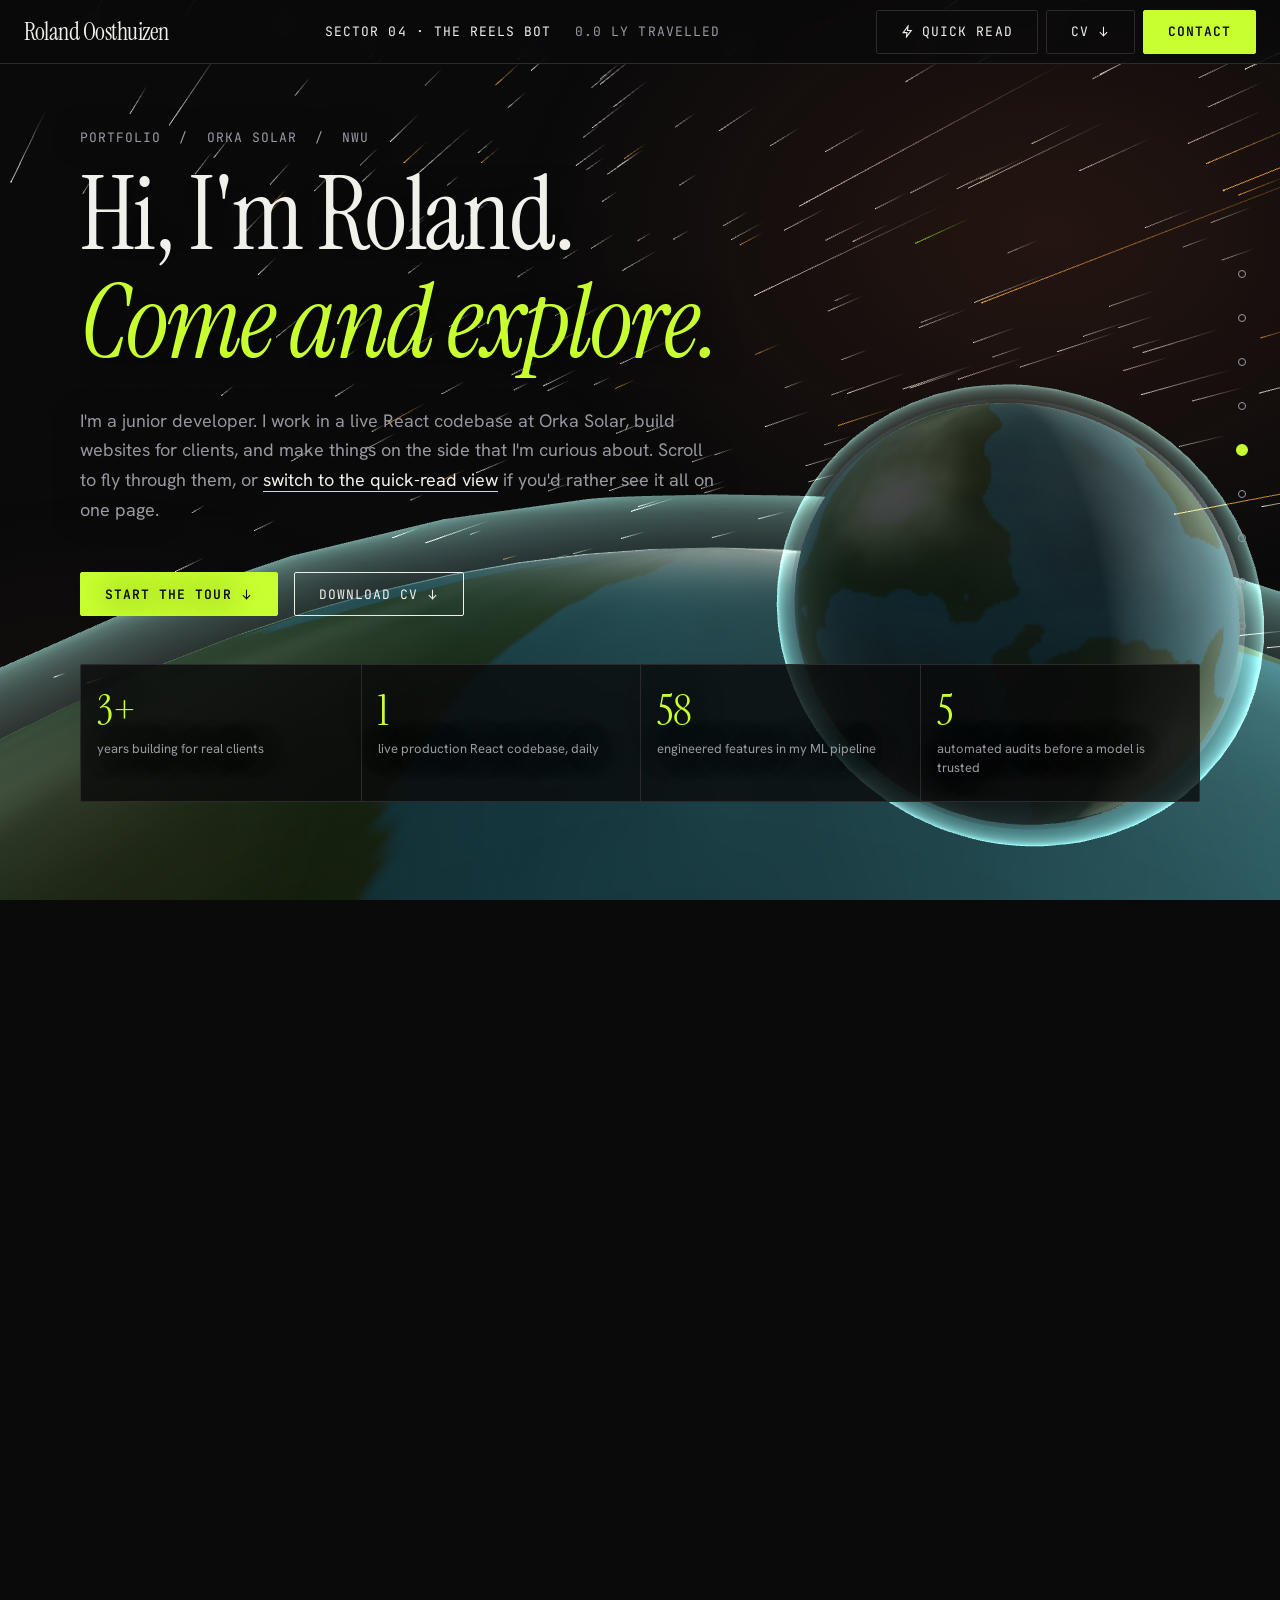
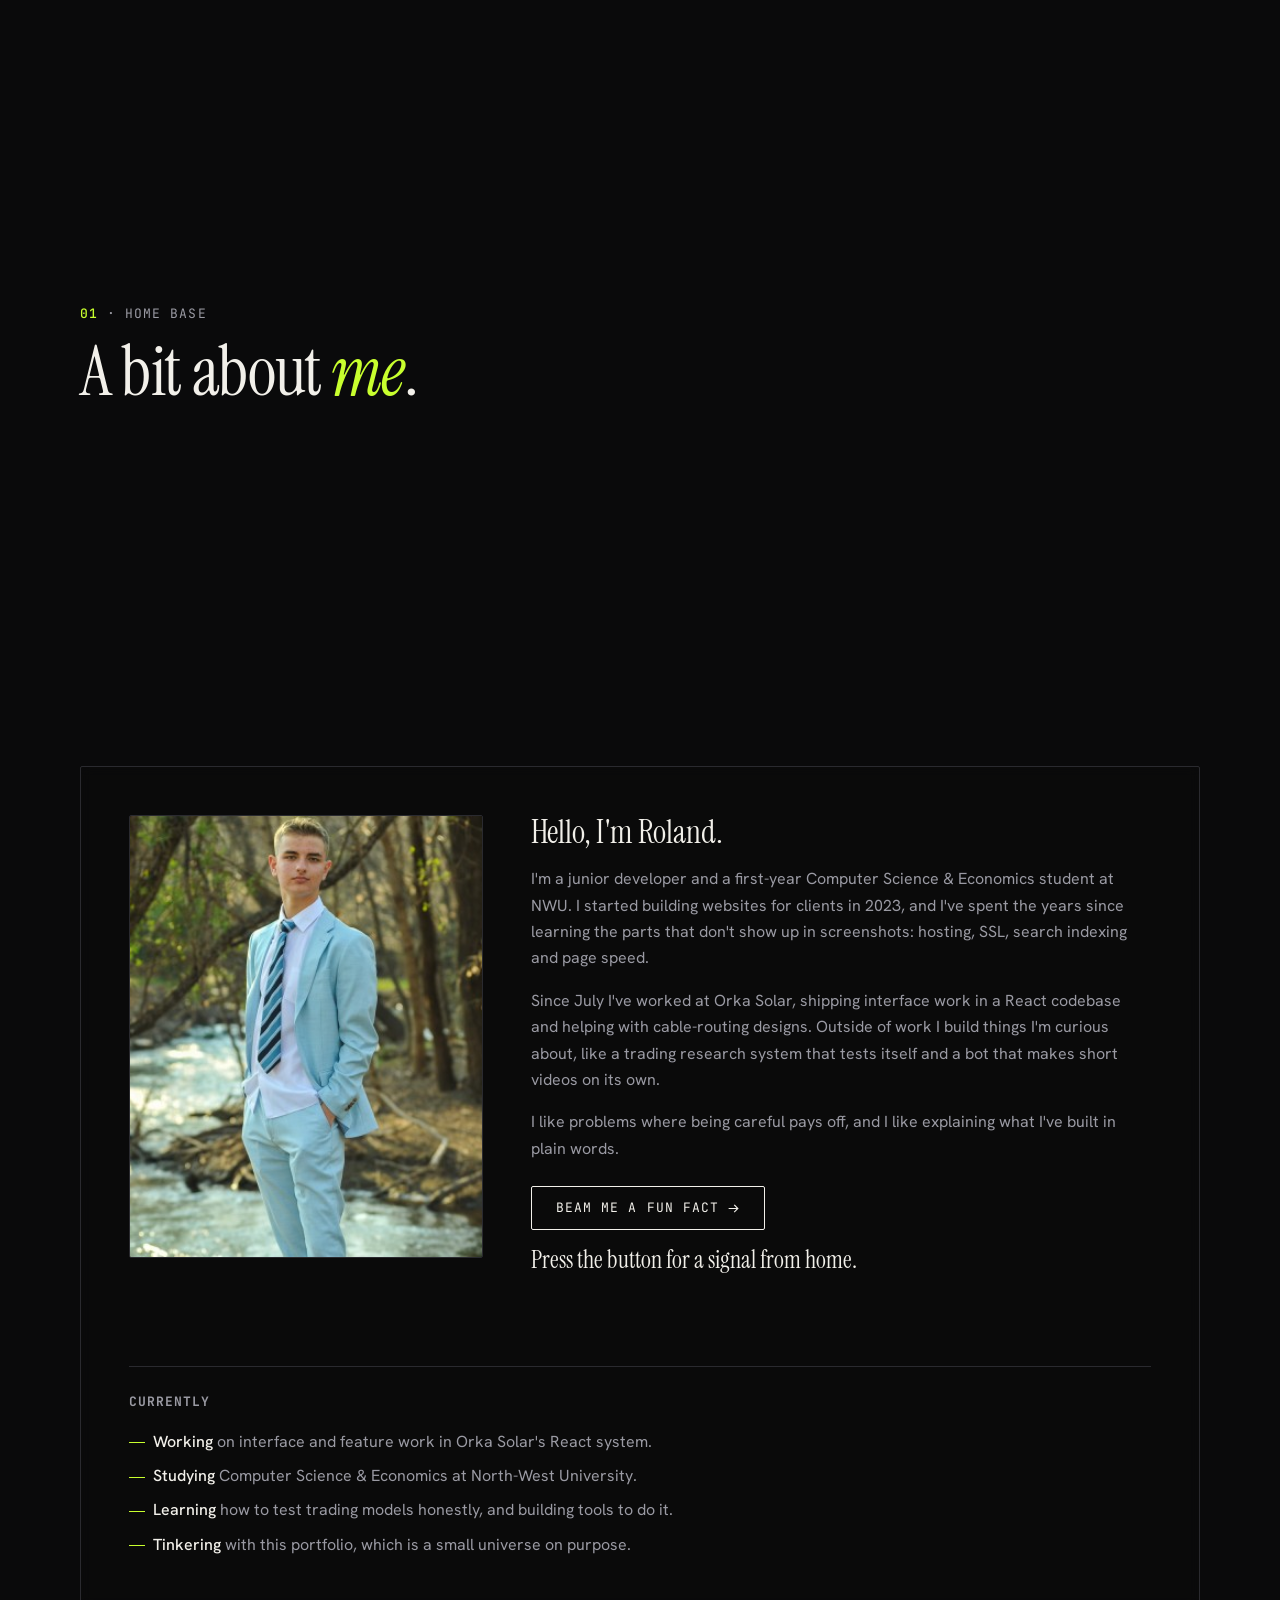
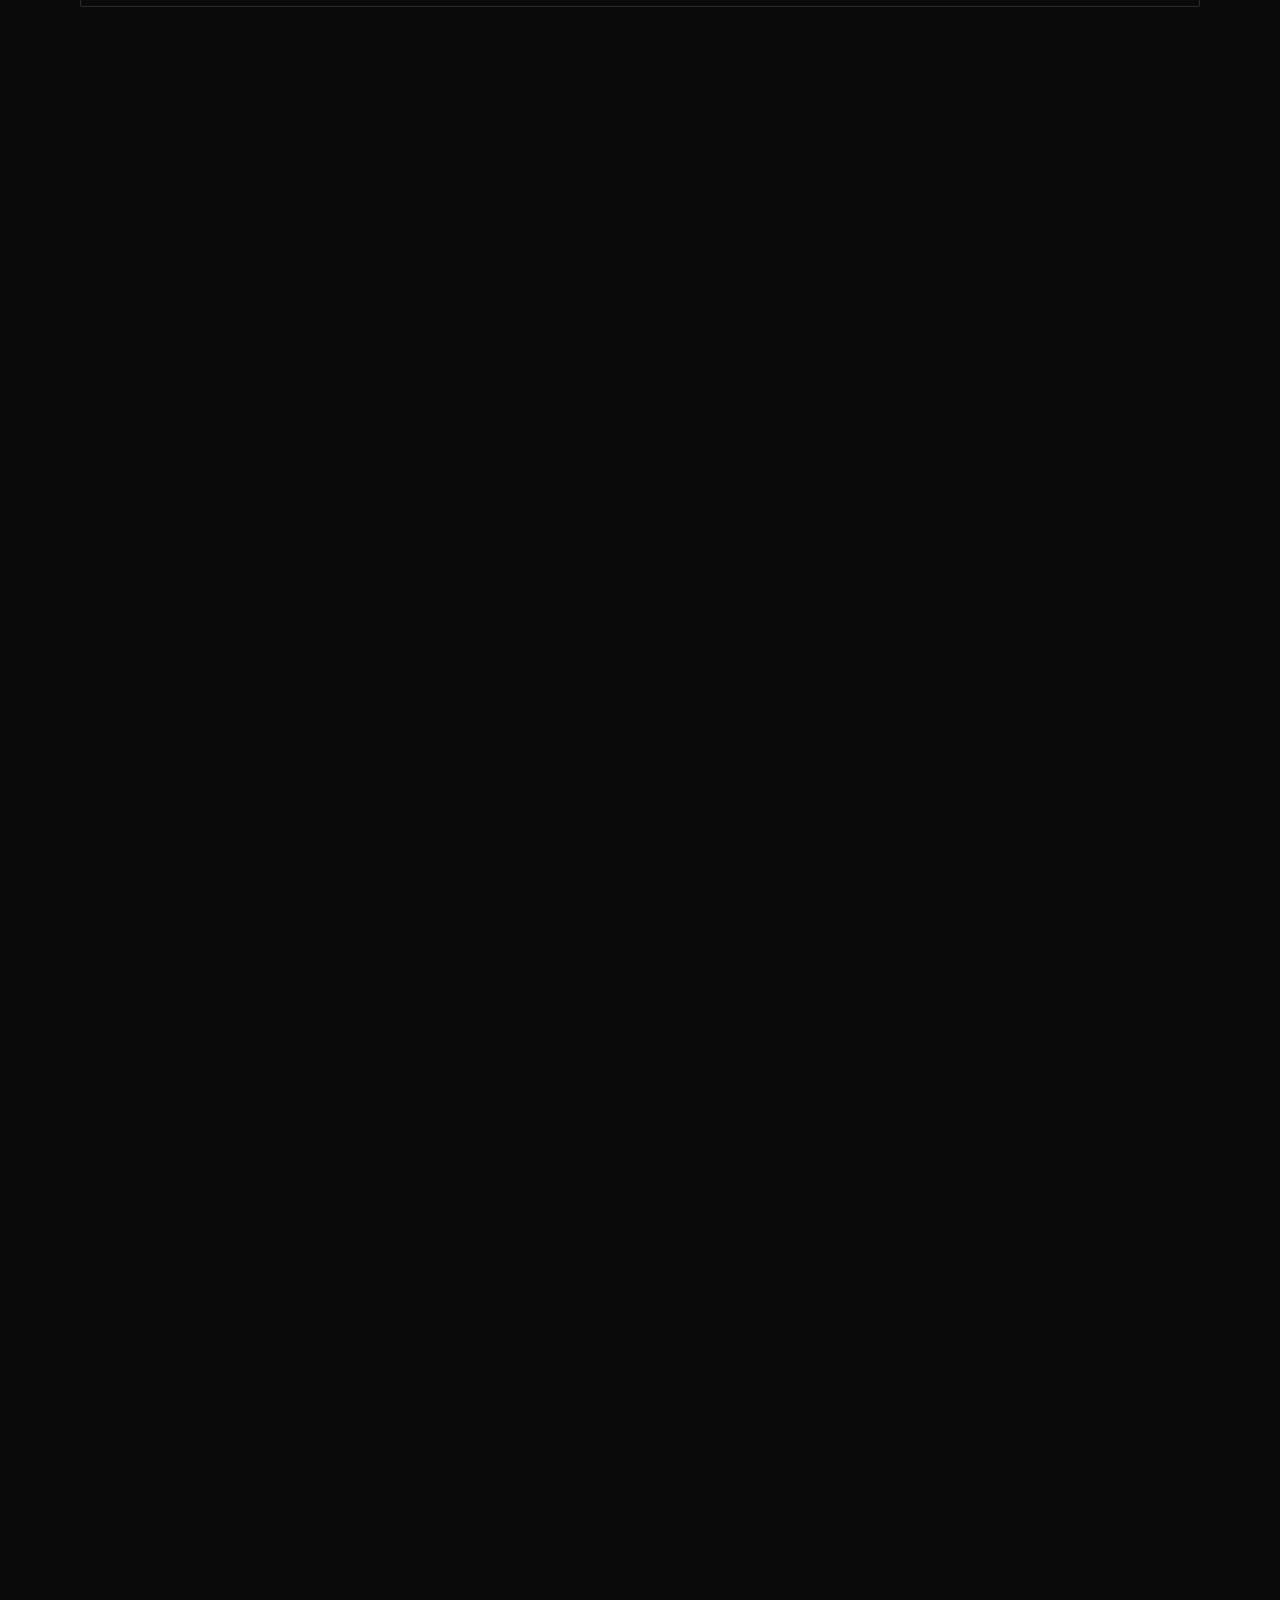
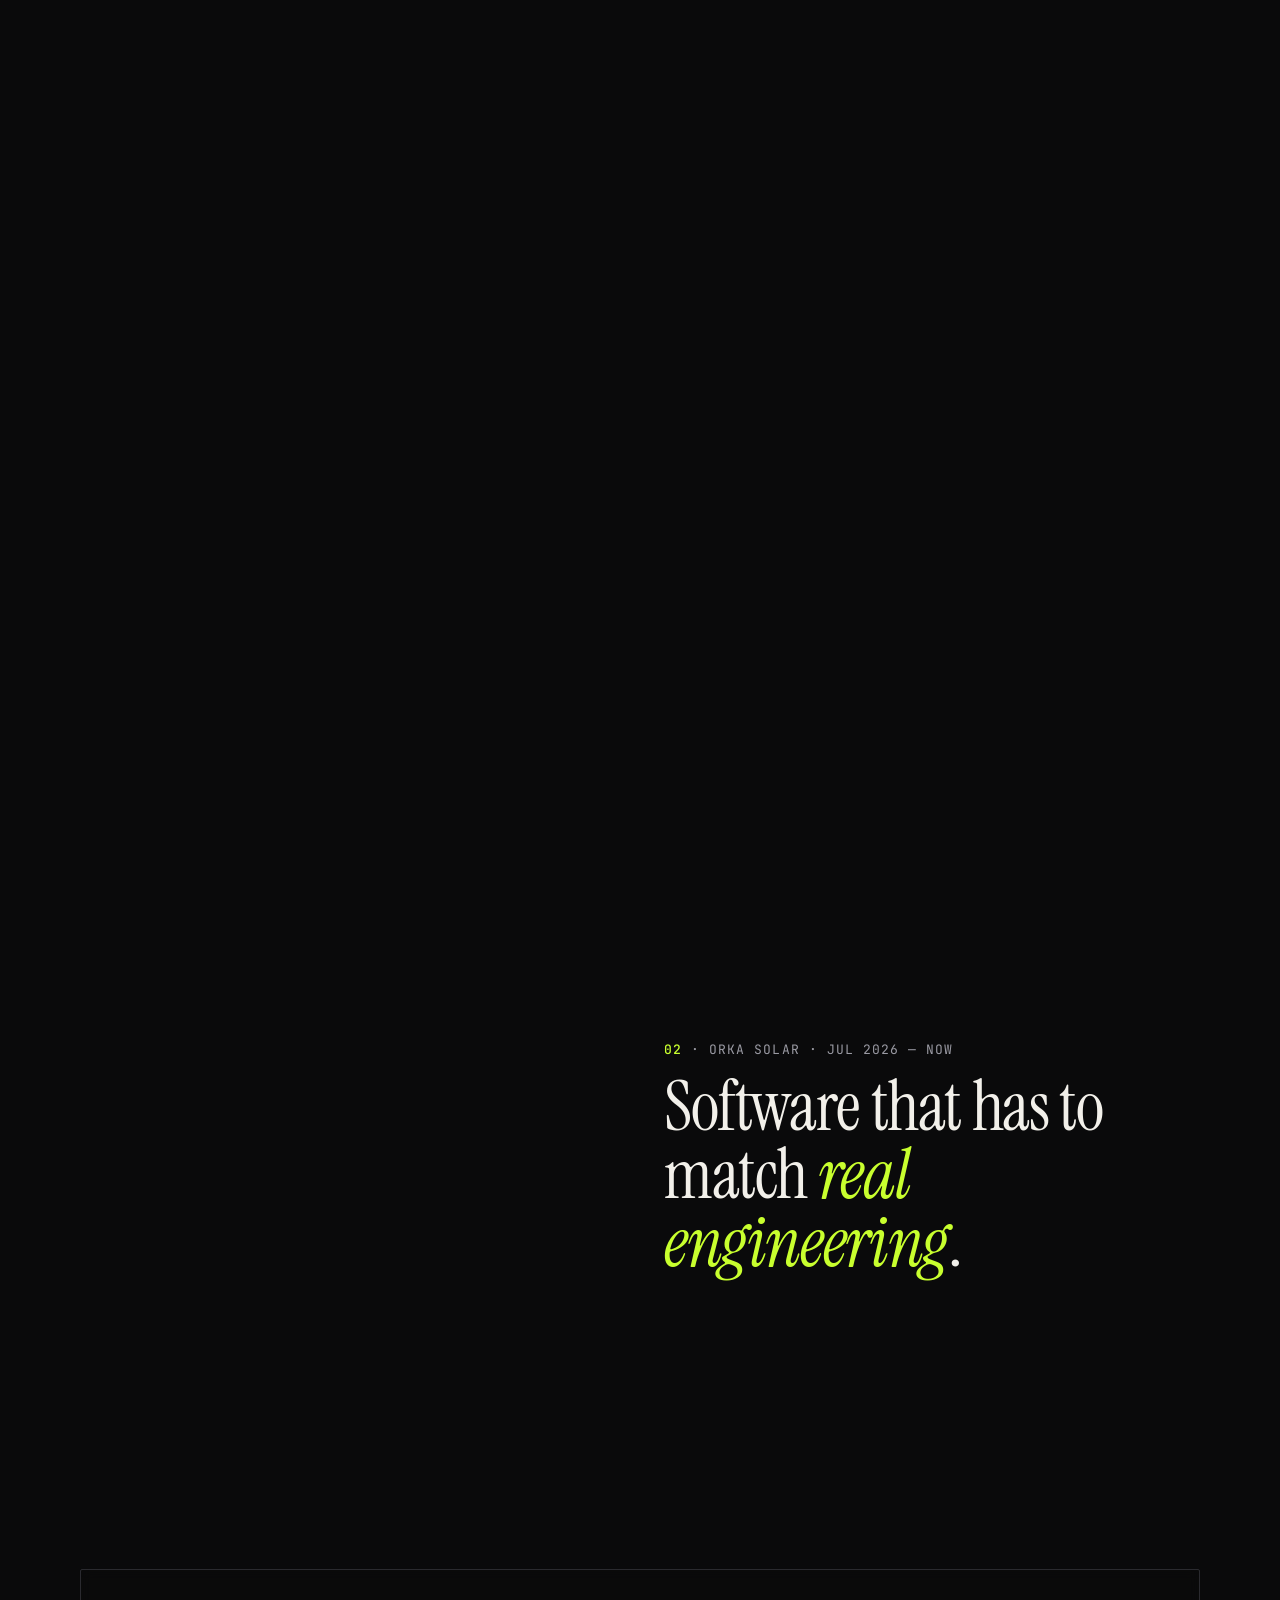
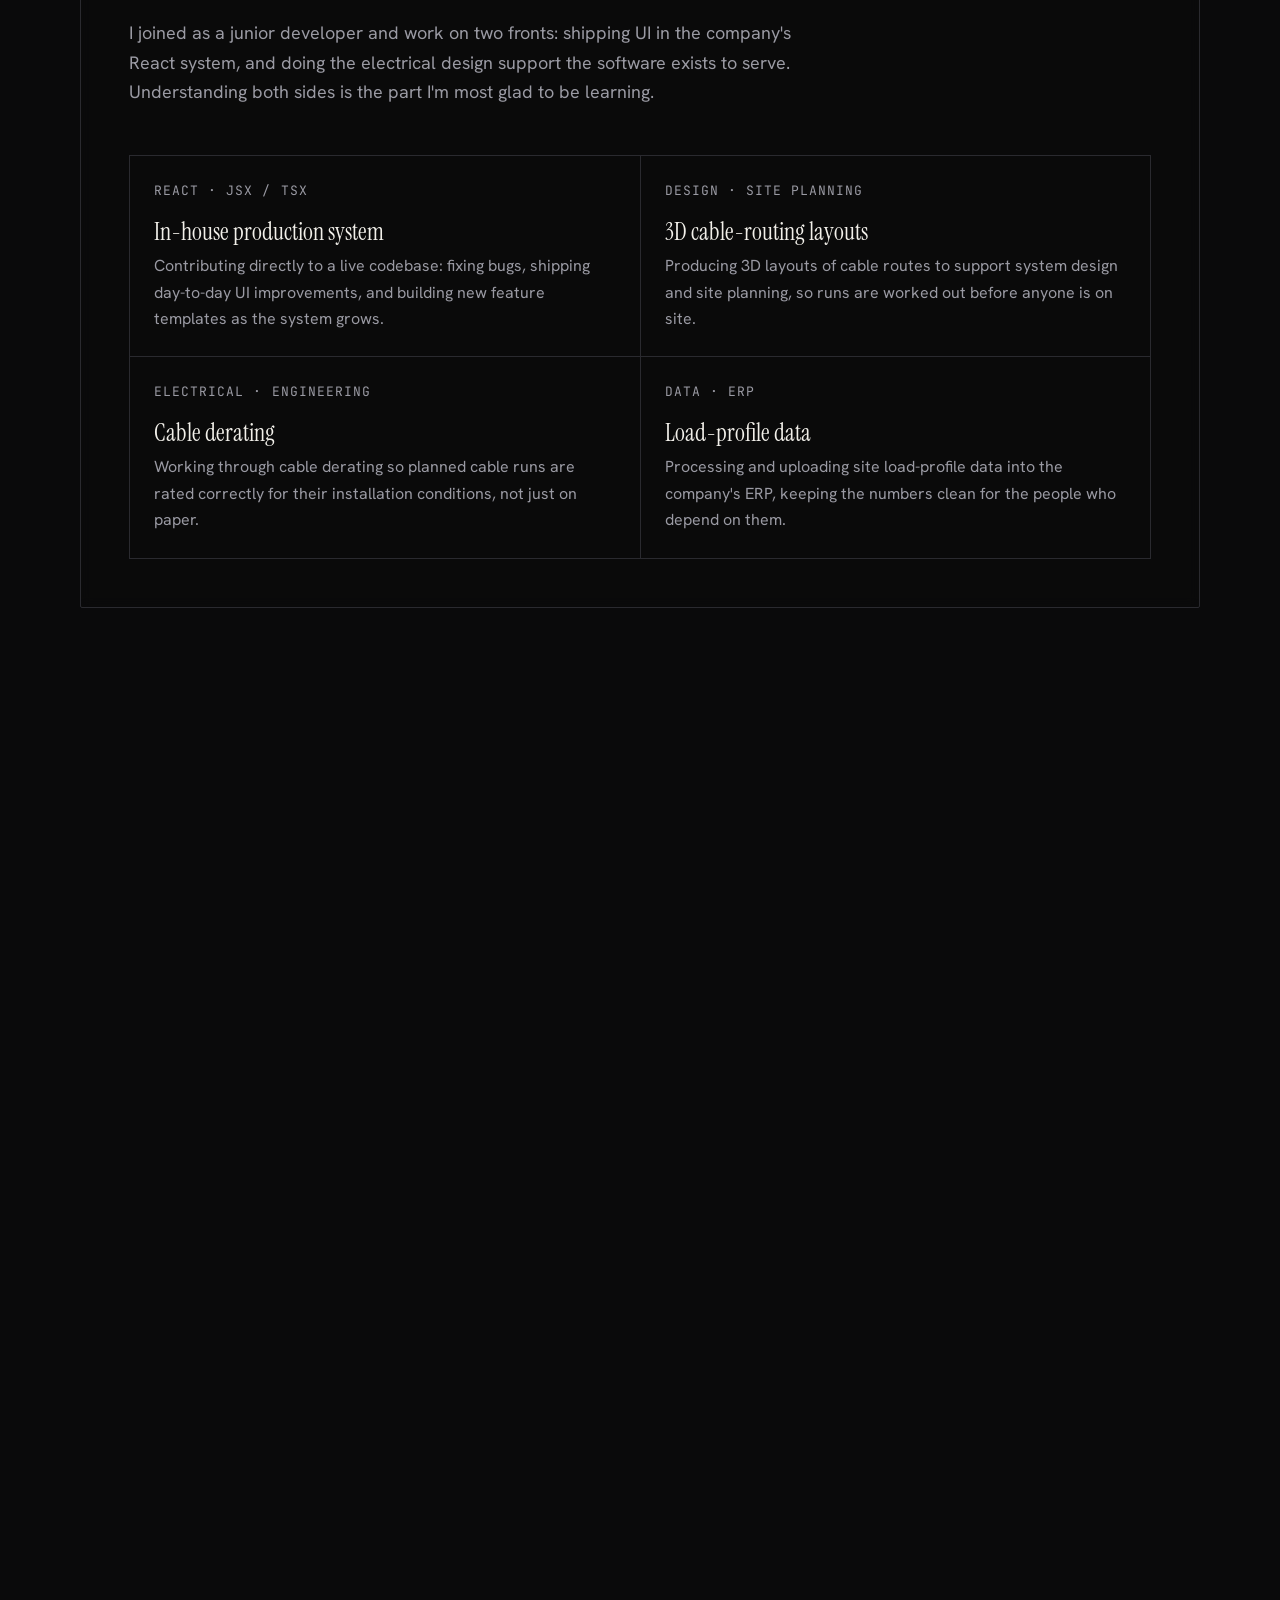
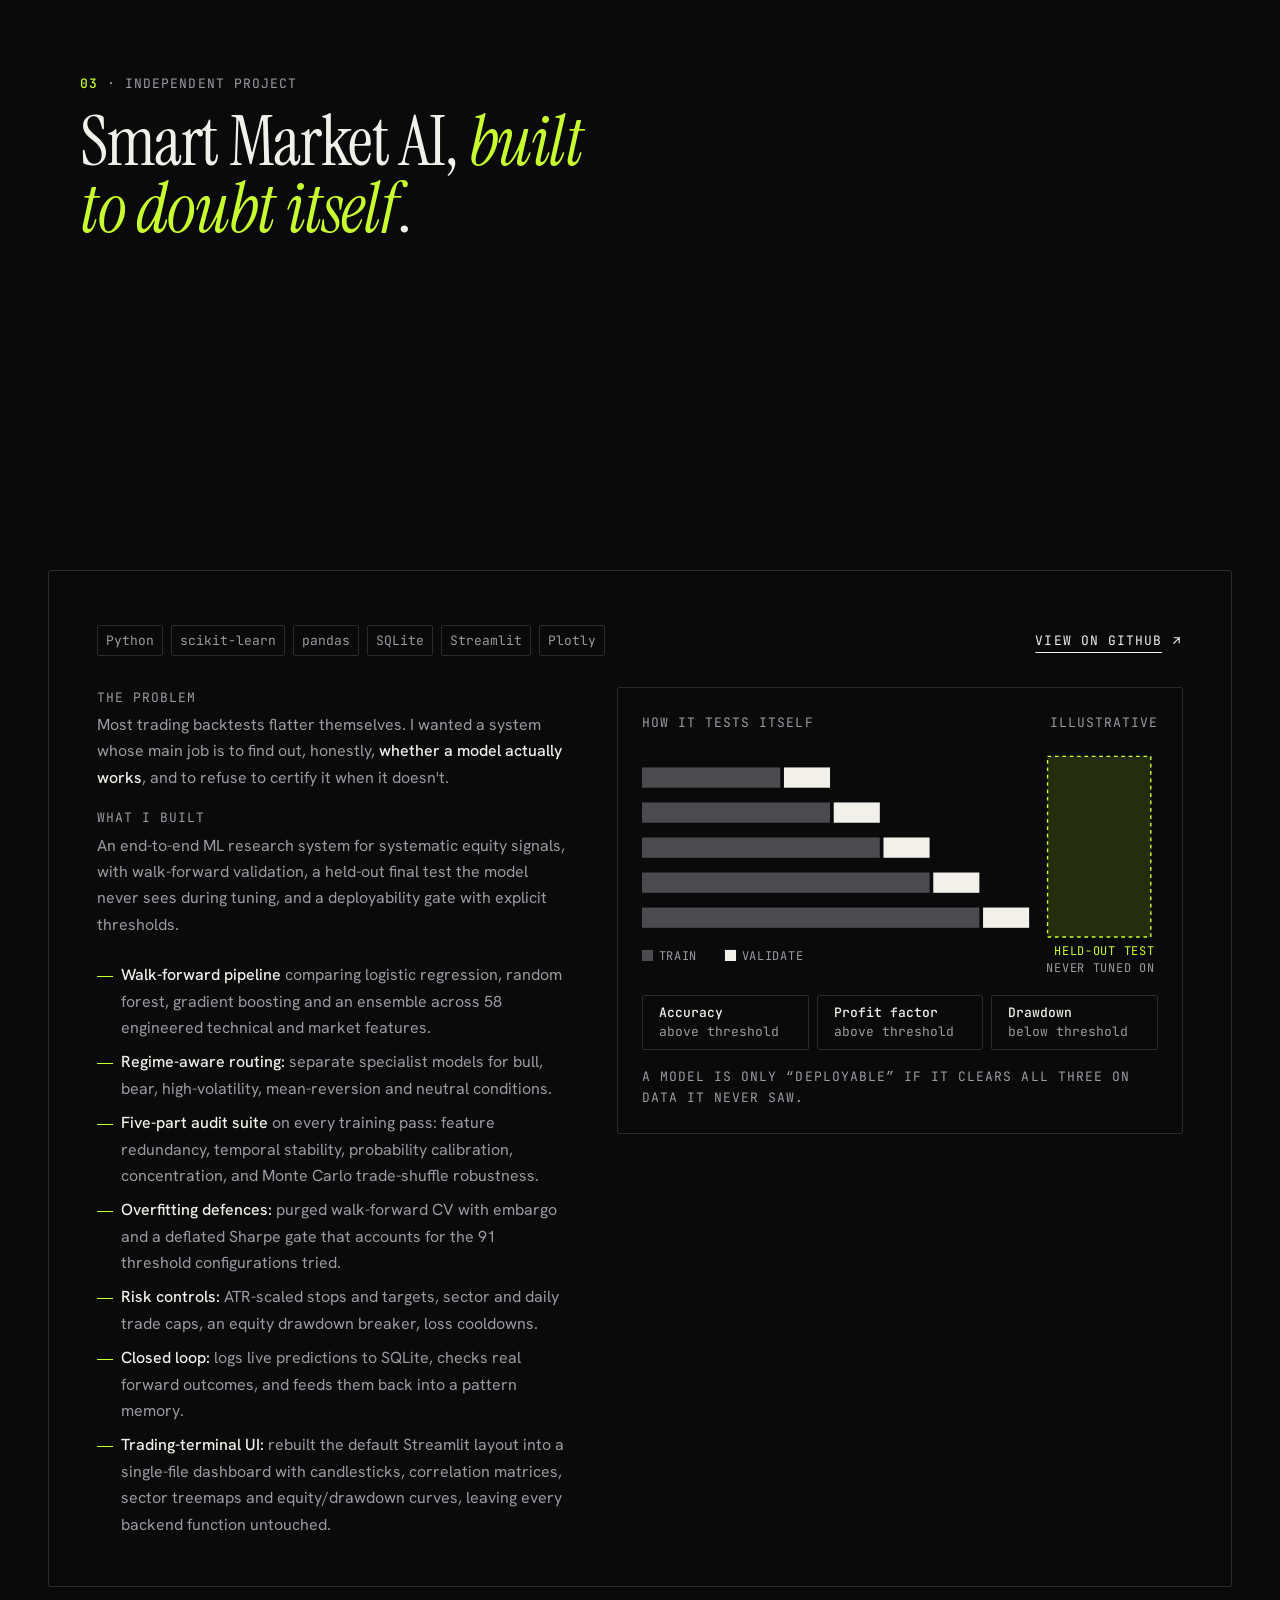
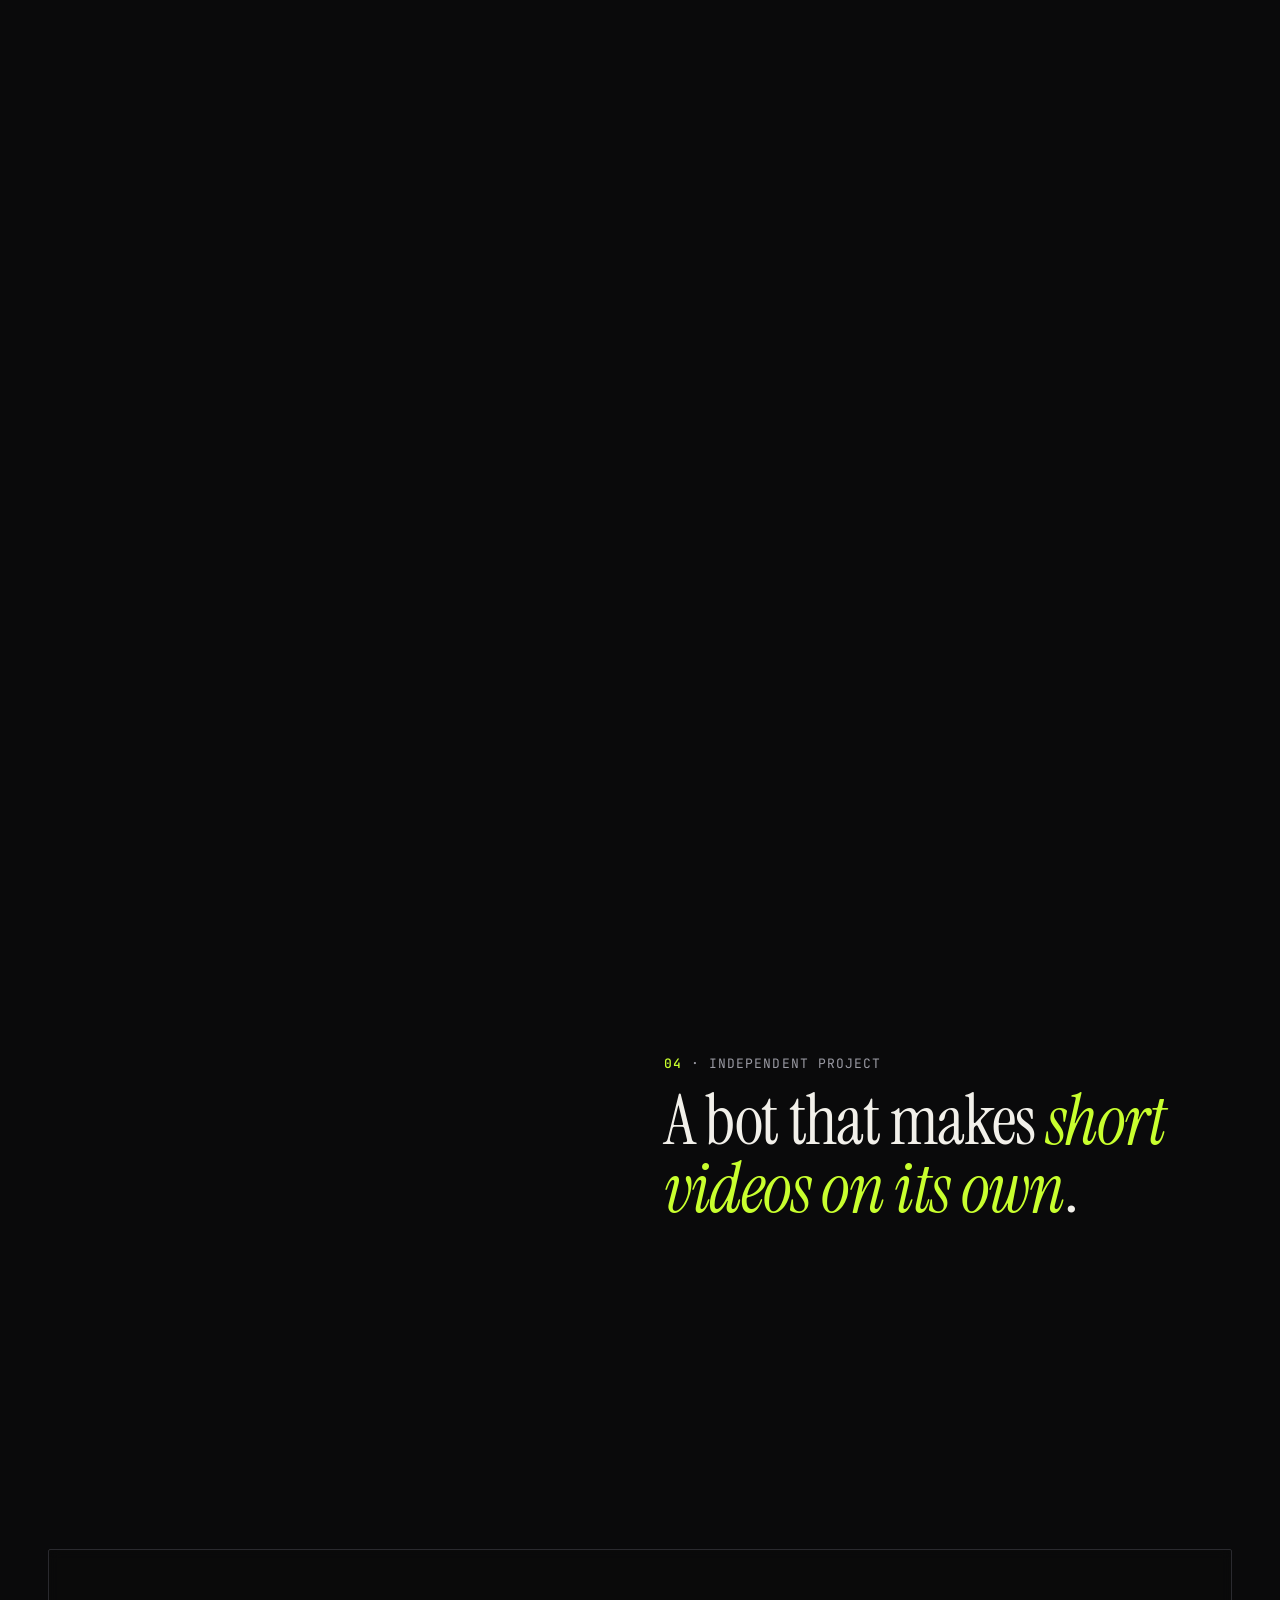
<file: roland-universe-3d/index.html>
<!doctype html>
<html lang="en">
<head>
  <meta charset="utf-8">
  <meta name="viewport" content="width=device-width, initial-scale=1">
  <title>Roland Oosthuizen — Developer, exploring</title>
  <meta name="description" content="Junior developer at Orka Solar working in a live React codebase. Client websites, a trading research system and a video automation bot. Scroll to fly through the work, or switch to the quick-read view.">
  <meta name="theme-color" content="#0a0a0b">
  <meta name="color-scheme" content="dark">
  <meta property="og:title" content="Roland Oosthuizen — Developer, exploring">
  <meta property="og:description" content="A small universe of things I've built. Quick-read view available.">
  <meta property="og:type" content="website">
  <link rel="icon" href="assets/favicon.svg" type="image/svg+xml">
  <link rel="preconnect" href="https://fonts.googleapis.com">
  <link rel="preconnect" href="https://fonts.gstatic.com" crossorigin>
  <link href="https://fonts.googleapis.com/css2?family=Hanken+Grotesk:wght@400;500;600&family=Instrument+Serif:ital@0;1&family=JetBrains+Mono:wght@400;500&display=swap" rel="stylesheet">
  <script>
    document.documentElement.classList.add("js");
    try {
      if (localStorage.getItem("view") === "plain" || /[?&]plain/.test(location.search)) document.documentElement.classList.add("plain");
    } catch (e) {}
  </script>
  <link rel="stylesheet" href="styles.css">
</head>
<body>
  <svg width="0" height="0" style="position:absolute" aria-hidden="true" focusable="false">
    <defs>
      <radialGradient id="g-sun" cx=".35" cy=".35" r=".8"><stop class="st-sun-hi" offset="0"/><stop class="st-sun-lo" offset="1"/></radialGradient>
      <radialGradient id="g-ice" cx=".35" cy=".35" r=".8"><stop class="st-ice-hi" offset="0"/><stop class="st-ice-lo" offset="1"/></radialGradient>
      <radialGradient id="g-rust" cx=".35" cy=".35" r=".8"><stop class="st-rust-hi" offset="0"/><stop class="st-rust-lo" offset="1"/></radialGradient>
      <radialGradient id="g-moss" cx=".35" cy=".35" r=".8"><stop class="st-moss-hi" offset="0"/><stop class="st-moss-lo" offset="1"/></radialGradient>
      <radialGradient id="g-haze" cx=".35" cy=".35" r=".8"><stop class="st-haze-hi" offset="0"/><stop class="st-haze-lo" offset="1"/></radialGradient>
    </defs>
    <symbol id="i-right" viewBox="0 0 24 24"><path d="M4 12h16M14 6l6 6-6 6"/></symbol>
    <symbol id="i-down" viewBox="0 0 24 24"><path d="M12 4v16M6 14l6 6 6-6"/></symbol>
    <symbol id="i-up-right" viewBox="0 0 24 24"><path d="M7 17 17 7M8 7h9v9"/></symbol>
    <symbol id="i-map" viewBox="0 0 24 24"><circle cx="12" cy="12" r="3"/><path d="M12 2v4M12 18v4M2 12h4M18 12h4"/></symbol>
    <symbol id="i-bolt" viewBox="0 0 24 24"><path d="M13 2 4 14h7l-1 8 9-12h-7z"/></symbol>
  </svg>

  <a class="skip" href="#main">Skip to content</a>

  <canvas id="space" aria-hidden="true"></canvas>
  <div class="nebula" aria-hidden="true"></div>

  <header class="topbar">
    <a class="topbar__brand" href="#launch"><span class="topbar__full">Roland Oosthuizen</span><span class="topbar__short">Roland O.</span></a>
    <div class="hud" aria-hidden="true">
      <span class="hud__sector" id="hud-sector">Sector 00 · Launch</span>
      <span class="hud__dist"><span id="hud-dist">0.0</span> ly travelled</span>
    </div>
    <div class="topbar__actions">
      <button class="btn btn--ghost" type="button" id="view-toggle" aria-pressed="false">
        <svg class="ico" aria-hidden="true" focusable="false"><use href="#i-bolt"/></svg><span id="view-label">Quick read</span>
      </button>
      <button class="btn btn--ghost btn--icon" type="button" id="map-btn" aria-expanded="false" aria-controls="starmap" aria-label="Open star map">
        <svg class="ico" aria-hidden="true" focusable="false"><use href="#i-map"/></svg>
      </button>
      <a class="btn btn--ghost topbar__cv" href="assets/cv.pdf" download>CV <svg class="ico" aria-hidden="true" focusable="false"><use href="#i-down"/></svg></a>
      <a class="btn btn--primary" href="#signal">Contact</a>
    </div>
  </header>

  <nav class="map" id="starmap" aria-label="Star map">
    <a href="#launch" data-name="Launch"><i></i><span>Launch</span></a>
    <a href="#home" data-name="Home base"><i></i><span>Home base</span></a>
    <a href="#orka" data-name="Orka Solar"><i></i><span>Orka Solar</span></a>
    <a href="#market" data-name="Smart Market AI"><i></i><span>Smart Market AI</span></a>
    <a href="#reels" data-name="The Reels Bot"><i></i><span>The Reels Bot</span></a>
    <a href="#clients" data-name="Client worlds"><i></i><span>Client worlds</span></a>
    <a href="#chart" data-name="Star chart"><i></i><span>Star chart</span></a>
    <a href="#log" data-name="Flight log"><i></i><span>Flight log</span></a>
    <a href="#signal" data-name="Send a signal"><i></i><span>Send a signal</span></a>
  </nav>

  <div class="progress" aria-hidden="true"></div>

  <main id="main">

    <!-- 00 LAUNCH -->
    <section class="stop hero" id="launch" data-sector="Launch" data-i="0">
      <div class="wrap">
        <p class="mono reveal">Portfolio &nbsp;/&nbsp; Orka Solar &nbsp;/&nbsp; NWU</p>
        <h1 class="display">
          <span class="line"><span style="--i:0">Hi, I'm Roland.</span></span>
          <span class="line"><span style="--i:1"><em>Come and explore.</em></span></span>
        </h1>
        <p class="lead reveal" style="--i:3">I'm a junior developer. I work in a live React codebase at Orka Solar, build websites for clients, and make things on the side that I'm curious about. Scroll to fly through them, or <button class="linkbtn" type="button" data-toggle-view>switch to the quick-read view</button> if you'd rather see it all on one page.</p>
        <div class="cta reveal" style="--i:4">
          <a class="btn btn--primary" href="#home" data-magnetic>Start the tour <span class="arr"><svg class="ico" aria-hidden="true" focusable="false"><use href="#i-down"/></svg></span></a>
          <a class="btn" href="assets/cv.pdf" download data-magnetic>Download CV <span class="arr"><svg class="ico" aria-hidden="true" focusable="false"><use href="#i-down"/></svg></span></a>
        </div>
        <div class="proof reveal" style="--i:5" role="list">
          <div role="listitem"><b data-count="3" data-suffix="+">0</b><span>years building for real clients</span></div>
          <div role="listitem"><b data-count="1">0</b><span>live production React codebase, daily</span></div>
          <div role="listitem"><b data-count="58">0</b><span>engineered features in my ML pipeline</span></div>
          <div role="listitem"><b data-count="5">0</b><span>automated audits before a model is trusted</span></div>
        </div>
      </div>
    </section>

    <div class="flight" data-to="home" aria-hidden="true"><div class="flight__label"><span class="mono">Warp 01</span><b>Flying to Home base</b><i class="flight__bar"></i></div></div>

    <!-- 01 HOME BASE -->
    <section class="stop stop--left" id="home" data-sector="Home base" data-i="1">
      <div class="arrival">
        <div class="arrival__text">
          <p class="mono reveal"><b>01</b> · Home base</p>
          <h2 class="display reveal">A bit about <em>me</em>.</h2>
        </div>
        <button class="planet" type="button" data-say="Hi! Thanks for stopping by.">
          <span class="bubble" role="status"></span>
        </button>
      </div>

      <div class="card card--about reveal">
        <div class="about">
          <figure class="photo">
            <div class="photo__ph" aria-hidden="true">
              <svg viewBox="0 0 120 120"><circle cx="60" cy="46" r="20"/><path d="M20 112c4-26 20-38 40-38s36 12 40 38"/></svg>
              <span class="mono">Your photo here</span>
            </div>
            <img src="assets/roland.jpg" alt="Portrait of Roland Oosthuizen" width="480" height="600" loading="lazy" hidden>
          </figure>
          <div class="about__text">
            <h3 class="card__title">Hello, I'm Roland.</h3>
            <p>I'm a junior developer and a first-year Computer Science &amp; Economics student at NWU. I started building websites for clients in 2023, and I've spent the years since learning the parts that don't show up in screenshots: hosting, SSL, search indexing and page speed.</p>
            <p>Since July I've worked at Orka Solar, shipping interface work in a React codebase and helping with cable-routing designs. Outside of work I build things I'm curious about, like a trading research system that tests itself and a bot that makes short videos on its own.</p>
            <p>I like problems where being careful pays off, and I like explaining what I've built in plain words.</p>
            <div class="fact">
              <button class="btn" type="button" id="fact-btn">Beam me a fun fact <span class="arr"><svg class="ico" aria-hidden="true" focusable="false"><use href="#i-right"/></svg></span></button>
              <p class="fact__text" id="fact-text" aria-live="polite">Press the button for a signal from home.</p>
            </div>
          </div>
        </div>
        <div class="now">
          <h3 class="mono">Currently</h3>
          <ul class="points">
            <li><strong>Working</strong> on interface and feature work in Orka Solar's React system.</li>
            <li><strong>Studying</strong> Computer Science &amp; Economics at North-West University.</li>
            <li><strong>Learning</strong> how to test trading models honestly, and building tools to do it.</li>
            <li><strong>Tinkering</strong> with this portfolio, which is a small universe on purpose.</li>
          </ul>
        </div>
      </div>
    </section>

    <div class="flight" data-to="orka" aria-hidden="true"><div class="flight__label"><span class="mono">Warp 02</span><b>Flying to Orka Solar</b><i class="flight__bar"></i></div></div>

    <!-- 02 ORKA -->
    <section class="stop stop--right" id="orka" data-sector="Orka Solar" data-i="2">
      <div class="arrival">
        <div class="arrival__text">
          <p class="mono reveal"><b>02</b> · Orka Solar · Jul 2026 — now</p>
          <h2 class="display reveal">Software that has to match <em>real engineering</em>.</h2>
        </div>
        <button class="planet planet--sun" type="button" data-say="A sun, for a solar company. I couldn't resist.">
          <span class="bubble" role="status"></span>
        </button>
      </div>

      <div class="card reveal">
        <p class="card__intro">I joined as a junior developer and work on two fronts: shipping UI in the company's React system, and doing the electrical design support the software exists to serve. Understanding both sides is the part I'm most glad to be learning.</p>
        <div class="grid2" data-stagger>
          <article class="cell reveal">
            <span class="mono">React · JSX / TSX</span>
            <h3>In-house production system</h3>
            <p>Contributing directly to a live codebase: fixing bugs, shipping day-to-day UI improvements, and building new feature templates as the system grows.</p>
          </article>
          <article class="cell reveal">
            <span class="mono">Design · Site planning</span>
            <h3>3D cable-routing layouts</h3>
            <p>Producing 3D layouts of cable routes to support system design and site planning, so runs are worked out before anyone is on site.</p>
          </article>
          <article class="cell reveal">
            <span class="mono">Electrical · Engineering</span>
            <h3>Cable derating</h3>
            <p>Working through cable derating so planned cable runs are rated correctly for their installation conditions, not just on paper.</p>
          </article>
          <article class="cell reveal">
            <span class="mono">Data · ERP</span>
            <h3>Load-profile data</h3>
            <p>Processing and uploading site load-profile data into the company's ERP, keeping the numbers clean for the people who depend on them.</p>
          </article>
        </div>
      </div>
    </section>

    <div class="flight" data-to="market" aria-hidden="true"><div class="flight__label"><span class="mono">Warp 03</span><b>Flying to Smart Market AI</b><i class="flight__bar"></i></div></div>

    <!-- 03 SMART MARKET AI -->
    <section class="stop stop--left" id="market" data-sector="Smart Market AI" data-i="3">
      <div class="arrival">
        <div class="arrival__text">
          <p class="mono reveal"><b>03</b> · Independent project</p>
          <h2 class="display reveal">Smart Market AI, <em>built to doubt itself</em>.</h2>
        </div>
        <button class="planet planet--ring" type="button" data-say="I try to prove my models wrong before anyone else can.">
          <span class="bubble" role="status"></span>
        </button>
      </div>

      <div class="card card--wide reveal">
        <header class="project__head">
          <ul class="tags"><li>Python</li><li>scikit-learn</li><li>pandas</li><li>SQLite</li><li>Streamlit</li><li>Plotly</li></ul>
          <a class="tlink" href="https://github.com/postalcodegetter/smart-market-ai" rel="noopener">View on GitHub <svg class="ico" aria-hidden="true" focusable="false"><use href="#i-up-right"/></svg></a>
        </header>
        <div class="project__cols">
          <div>
            <dl class="story">
              <div><dt class="mono">The problem</dt><dd>Most trading backtests flatter themselves. I wanted a system whose main job is to find out, honestly, <strong>whether a model actually works</strong>, and to refuse to certify it when it doesn't.</dd></div>
              <div><dt class="mono">What I built</dt><dd>An end-to-end ML research system for systematic equity signals, with walk-forward validation, a held-out final test the model never sees during tuning, and a deployability gate with explicit thresholds.</dd></div>
            </dl>
            <ul class="points" style="margin-top: var(--s-4)">
              <li><strong>Walk-forward pipeline</strong> comparing logistic regression, random forest, gradient boosting and an ensemble across 58 engineered technical and market features.</li>
              <li><strong>Regime-aware routing:</strong> separate specialist models for bull, bear, high-volatility, mean-reversion and neutral conditions.</li>
              <li><strong>Five-part audit suite</strong> on every training pass: feature redundancy, temporal stability, probability calibration, concentration, and Monte Carlo trade-shuffle robustness.</li>
              <li><strong>Overfitting defences:</strong> purged walk-forward CV with embargo and a deflated Sharpe gate that accounts for the 91 threshold configurations tried.</li>
              <li><strong>Risk controls:</strong> ATR-scaled stops and targets, sector and daily trade caps, an equity drawdown breaker, loss cooldowns.</li>
              <li><strong>Closed loop:</strong> logs live predictions to SQLite, checks real forward outcomes, and feeds them back into a pattern memory.</li>
              <li><strong>Trading-terminal UI:</strong> rebuilt the default Streamlit layout into a single-file dashboard with candlesticks, correlation matrices, sector treemaps and equity/drawdown curves, leaving every backend function untouched.</li>
            </ul>
          </div>
          <div class="panel" aria-label="Diagram of walk-forward validation with a held-out final test">
            <div class="panel__cap mono"><span>How it tests itself</span><span>illustrative</span></div>
            <svg class="wf" viewBox="0 0 560 250" role="img" aria-label="Five walk-forward folds with growing training windows, followed by a held-out final test period the model never sees while tuning">
              <rect class="held-fill" x="440" y="8" width="112" height="196"/>
              <rect class="held" x="440" y="8" width="112" height="196"/>
              <g>
                <rect class="bar train" style="--i:0" x="0" y="20"  width="150" height="22"/><rect class="bar test" style="--i:1" x="154" y="20"  width="50" height="22"/>
                <rect class="bar train" style="--i:1" x="0" y="58"  width="204" height="22"/><rect class="bar test" style="--i:2" x="208" y="58"  width="50" height="22"/>
                <rect class="bar train" style="--i:2" x="0" y="96"  width="258" height="22"/><rect class="bar test" style="--i:3" x="262" y="96"  width="50" height="22"/>
                <rect class="bar train" style="--i:3" x="0" y="134" width="312" height="22"/><rect class="bar test" style="--i:4" x="316" y="134" width="50" height="22"/>
                <rect class="bar train" style="--i:4" x="0" y="172" width="366" height="22"/><rect class="bar test" style="--i:5" x="370" y="172" width="50" height="22"/>
              </g>
              <rect class="key-train" x="0" y="218" width="12" height="12"/><text x="18" y="229">TRAIN</text>
              <rect class="key-test" x="90" y="218" width="12" height="12"/><text x="108" y="229">VALIDATE</text>
              <text x="556" y="224" class="accent-text end">HELD-OUT TEST</text>
              <text x="556" y="242" class="end">NEVER TUNED ON</text>
            </svg>
            <div class="gate">
              <div><b>Accuracy</b>above threshold</div>
              <div><b>Profit factor</b>above threshold</div>
              <div><b>Drawdown</b>below threshold</div>
            </div>
            <p class="mono" style="margin: var(--s-3) 0 0">A model is only “deployable” if it clears all three on data it never saw.</p>
          </div>
        </div>
      </div>
    </section>

    <div class="flight" data-to="reels" aria-hidden="true"><div class="flight__label"><span class="mono">Warp 04</span><b>Flying to The Reels Bot</b><i class="flight__bar"></i></div></div>

    <!-- 04 REELS BOT -->
    <section class="stop stop--right" id="reels" data-sector="The Reels Bot" data-i="4">
      <div class="arrival">
        <div class="arrival__text">
          <p class="mono reveal"><b>04</b> · Independent project</p>
          <h2 class="display reveal">A bot that makes <em>short videos on its own</em>.</h2>
        </div>
        <button class="planet planet--moon" type="button" data-say="It can publish a Reel while I'm asleep.">
          <span class="bubble" role="status"></span>
        </button>
      </div>

      <div class="card card--wide reveal">
        <header class="project__head">
          <ul class="tags"><li>Python</li><li>Groq LLM</li><li>Google Cloud TTS</li><li>MoviePy / FFmpeg</li><li>Pillow</li><li>Instagram Graph API</li></ul>
          <a class="tlink" href="https://github.com/postalcodegetter/reels-bot" rel="noopener">View on GitHub <svg class="ico" aria-hidden="true" focusable="false"><use href="#i-up-right"/></svg></a>
        </header>
        <div class="project__cols">
          <div>
            <dl class="story">
              <div><dt class="mono">The problem</dt><dd>Producing vertical video is slow, repetitive, manual work. I wanted to see how much of it could run with <strong>no human in the loop</strong>.</dd></div>
              <div><dt class="mono">What I built</dt><dd>A bot that sources content, rewrites it with an LLM, narrates and captions it, renders the video, and publishes it as an Instagram Reel on its own.</dd></div>
            </dl>
            <ul class="points" style="margin-top: var(--s-4)">
              <li><strong>Captions locked to speech:</strong> SSML timing marks from Google TTS drive caption timing exactly, rather than guessing word durations.</li>
              <li><strong>Custom rendering:</strong> animated, emoji-aware captions drawn with Pillow and composited programmatically with MoviePy and FFmpeg.</li>
              <li><strong>Content screening:</strong> RSS ingestion, HTML cleanup, a blocklist for sensitive topics, de-duplication of used stories, and a sanitiser that strips LLM meta-commentary from the script.</li>
              <li><strong>Built to fail gracefully:</strong> if the LLM call fails, a local rewriter takes over; uploads retry with back-off before the run gives up.</li>
              <li><strong>Several formats</strong> from one codebase: long-form narrated stories and short caption-only clips, each with its own prompt and layout.</li>
            </ul>
          </div>
          <div class="panel" aria-label="Pipeline stages">
            <div class="panel__cap mono"><span>One run, end to end</span><span>7 stages</span></div>
            <ol class="pipe">
              <li><div><b>Ingest</b><small>RSS feeds parsed, HTML stripped</small></div></li>
              <li><div><b>Screen</b><small>Blocklist, length and duplicate checks</small></div></li>
              <li><div><b>Rewrite</b><small>Groq LLM with a custom system prompt, output sanitised</small></div></li>
              <li><div><b>Narrate</b><small>Google Cloud TTS with SSML marks</small></div></li>
              <li><div><b>Render</b><small>MoviePy / FFmpeg, 1080×1920, synced captions</small></div></li>
              <li><div><b>Upload</b><small>Cloudinary with retry and error handling</small></div></li>
              <li><div><b>Publish</b><small>Instagram Graph API container, wait, publish</small></div></li>
            </ol>
          </div>
        </div>
      </div>
    </section>

    <div class="flight" data-to="clients" aria-hidden="true"><div class="flight__label"><span class="mono">Warp 05</span><b>Flying to Client worlds</b><i class="flight__bar"></i></div></div>

    <!-- 05 CLIENT WORLDS -->
    <section class="stop stop--left" id="clients" data-sector="Client worlds" data-i="5">
      <div class="arrival">
        <div class="arrival__text">
          <p class="mono reveal"><b>05</b> · Freelance · 2023 — now</p>
          <h2 class="display reveal">Websites <em>real people use</em>.</h2>
        </div>
        <button class="planet planet--moons" type="button" data-say="Real clients, real domains, real SSL certificates.">
          <span class="bubble" role="status"></span>
        </button>
      </div>

      <div class="card reveal">
        <p class="card__intro">Three years of freelance work taught me the unglamorous half of the job: domains, hosting, SSL, indexing, speed, and keeping a client's site working after launch.</p>
        <ul class="tags" style="margin-bottom: var(--s-4)"><li>WordPress</li><li>WooCommerce</li><li>HTML / CSS</li><li>Technical SEO</li><li>Hosting &amp; SSL</li></ul>
        <div class="sites">
          <a class="site" href="https://housey.co.za" rel="noopener" target="_blank">
            <div><h4>Housey</h4><p>Modern, mobile-first responsive site. Built the SEO structure, improved search visibility and tuned load times across devices.</p></div>
            <span class="mono go">housey.co.za <svg class="ico" aria-hidden="true" focusable="false"><use href="#i-up-right"/></svg></span>
          </a>
          <a class="site" href="https://drillpointafrica.co.za" rel="noopener" target="_blank">
            <div><h4>Drillpoint Africa</h4><p>Corporate site built and deployed with full hosting and SSL setup, plus sitemap submission, Search Console integration and crawlability fixes.</p></div>
            <span class="mono go">drillpointafrica.co.za <svg class="ico" aria-hidden="true" focusable="false"><use href="#i-up-right"/></svg></span>
          </a>
          <div class="site">
            <div><h4>WooCommerce stores</h4><p>Online shops with structured product categories and filtering, with layouts and checkout flow customised for usability and conversion.</p></div>
            <span class="mono">E-commerce</span>
          </div>
        </div>
      </div>
    </section>

    <div class="flight" data-to="chart" aria-hidden="true"><div class="flight__label"><span class="mono">Warp 06</span><b>Flying to Star chart</b><i class="flight__bar"></i></div></div>

    <!-- 06 STAR CHART -->
    <section class="stop stop--right" id="chart" data-sector="Star chart" data-i="6">
      <div class="arrival">
        <div class="arrival__text">
          <p class="mono reveal"><b>06</b> · Toolbox</p>
          <h2 class="display reveal">What I <em>reach for</em>.</h2>
        </div>
        <button class="planet planet--chart" type="button" data-say="Every star here is something I've used in a real project.">
          <span class="bubble" role="status"></span>
        </button>
      </div>

      <div class="card reveal">
        <div class="stack" data-stagger>
          <div class="reveal"><h3 class="mono">Front-end</h3><ul><li>React (JSX / TSX)</li><li>JavaScript</li><li>HTML5</li><li>CSS3</li><li>WordPress</li><li>WooCommerce</li></ul></div>
          <div class="reveal"><h3 class="mono">SEO &amp; performance</h3><ul><li>Technical SEO</li><li>On-page SEO</li><li>Search Console</li><li>Sitemaps</li><li>Site-speed tuning</li></ul></div>
          <div class="reveal"><h3 class="mono">Data &amp; ML</h3><ul><li>Python</li><li>pandas</li><li>NumPy</li><li>scikit-learn</li><li>SQLite</li><li>Streamlit</li><li>Plotly</li></ul></div>
          <div class="reveal"><h3 class="mono">Automation &amp; APIs</h3><ul><li>LLM APIs (Groq)</li><li>Google Cloud TTS</li><li>MoviePy / FFmpeg</li><li>Pillow</li><li>Cloudinary</li><li>Instagram Graph API</li></ul></div>
          <div class="reveal"><h3 class="mono">Infrastructure</h3><ul><li>Hosting</li><li>Domains</li><li>SSL</li><li>Git &amp; GitHub</li><li>Netlify</li></ul></div>
          <div class="reveal"><h3 class="mono">Engineering context</h3><ul><li>3D cable routing</li><li>Cable derating</li><li>ERP data management</li></ul></div>
        </div>
      </div>
    </section>

    <div class="flight" data-to="log" aria-hidden="true"><div class="flight__label"><span class="mono">Warp 07</span><b>Flying to Flight log</b><i class="flight__bar"></i></div></div>

    <!-- 07 FLIGHT LOG -->
    <section class="stop stop--left" id="log" data-sector="Flight log" data-i="7">
      <div class="arrival">
        <div class="arrival__text">
          <p class="mono reveal"><b>07</b> · Path</p>
          <h2 class="display reveal">Where I've <em>been</em>.</h2>
        </div>
        <button class="planet planet--orbit" type="button" data-say="Still in orbit: always learning something.">
          <span class="bubble" role="status"></span>
        </button>
      </div>

      <div class="card reveal">
        <div class="row">
          <span class="mono">Jul 2026 — now</span>
          <div><h3>Junior Developer</h3><p class="org">Orka Solar</p>
            <ul class="points">
              <li>Contribute to a live React (JSX / TSX) production system: bug fixes, UI improvements, new feature templates.</li>
              <li>Produce 3D cable-routing layouts and cable derating work for system and site planning.</li>
              <li>Process and upload site load-profile data into the company ERP.</li>
            </ul>
          </div>
        </div>
        <div class="row">
          <span class="mono">2023 — now</span>
          <div><h3>Freelance Web Developer &amp; SEO</h3><p class="org">Self-employed</p>
            <ul class="points">
              <li>Design and build responsive WordPress and custom HTML/CSS sites, and WooCommerce stores.</li>
              <li>Own SEO setup, hosting, domains, SSL, speed and ongoing maintenance for client sites.</li>
            </ul>
          </div>
        </div>
        <div class="row">
          <span class="mono">In progress</span>
          <div><h3>BSc Computer Science &amp; Economics</h3><p class="org">North-West University, first year</p>
            <p class="quiet">The two engineering projects above were built on my own time, outside coursework and client work.</p>
          </div>
        </div>
        <div class="row">
          <span class="mono">Grade 9 — 12</span>
          <div><h3>Chess captain, three years</h3><p class="org">HS Ferdinand Postma · matric in Maths, Physics &amp; Life Sciences</p>
            <p class="quiet">Captained the school team for three consecutive years, plus four years of drama. Strategy under pressure, and being comfortable in front of people.</p>
          </div>
        </div>
      </div>
    </section>

    <div class="flight" data-to="signal" aria-hidden="true"><div class="flight__label"><span class="mono">Warp 08</span><b>Flying to Send a signal</b><i class="flight__bar"></i></div></div>

    <!-- 08 SIGNAL -->
    <section class="stop stop--right stop--last" id="signal" data-sector="Send a signal" data-i="8">
      <div class="arrival">
        <div class="arrival__text">
          <p class="mono reveal"><b>08</b> · Contact</p>
          <h2 class="display reveal">Send a <em>signal</em>.</h2>
        </div>
        <button class="planet planet--beacon" type="button" data-say="Signal received. I read every message.">
          <span class="bubble" role="status"></span>
        </button>
      </div>

      <div class="card card--wide reveal">
        <div class="contact__grid">
          <div class="direct">
            <p class="card__intro" style="margin:0">Hiring for a junior, front-end or full-stack role, or have a site that needs building? I'll get back to you promptly.</p>
            <a class="big" href="mailto:rolandoosthuizen09@gmail.com">rolandoosthuizen09@gmail.com</a>
            <a class="tlink" href="assets/cv.pdf" download>Download CV (PDF) <svg class="ico" aria-hidden="true" focusable="false"><use href="#i-down"/></svg></a>
            <div class="inline">
              <a class="tlink" href="https://github.com/postalcodegetter" rel="noopener">GitHub</a>
              <a class="tlink" href="https://www.linkedin.com/in/roland-oosthuizen-b65541408" rel="noopener">LinkedIn</a>
            </div>
          </div>
          <form class="form" name="contact" method="POST" action="/thanks.html" data-netlify="true" netlify-honeypot="bot-field">
            <input type="hidden" name="form-name" value="contact">
            <p class="hp"><label>Leave this empty <input name="bot-field" tabindex="-1" autocomplete="off"></label></p>
            <div class="field"><label class="mono" for="f-name">Name</label><input id="f-name" name="name" type="text" required autocomplete="name"></div>
            <div class="field"><label class="mono" for="f-email">Email</label><input id="f-email" name="email" type="email" required autocomplete="email"></div>
            <div class="field"><label class="mono" for="f-msg">Message</label><textarea id="f-msg" name="message" required></textarea></div>
            <button class="btn btn--primary" type="submit" data-magnetic style="width:fit-content">Send message <span class="arr"><svg class="ico" aria-hidden="true" focusable="false"><use href="#i-right"/></svg></span></button>
            <p class="form__msg" role="status" aria-live="polite"></p>
          </form>
        </div>
      </div>

      <footer class="foot mono">
        <span>© 2026 Roland Oosthuizen</span>
        <span>Hand-built with HTML, CSS and a little JS. Hosted on Netlify.</span>
      </footer>
    </section>
  </main>

  <script src="assets/universe3d.js" defer></script>
  <script src="script.js" defer></script>
</body>
</html>
</file>
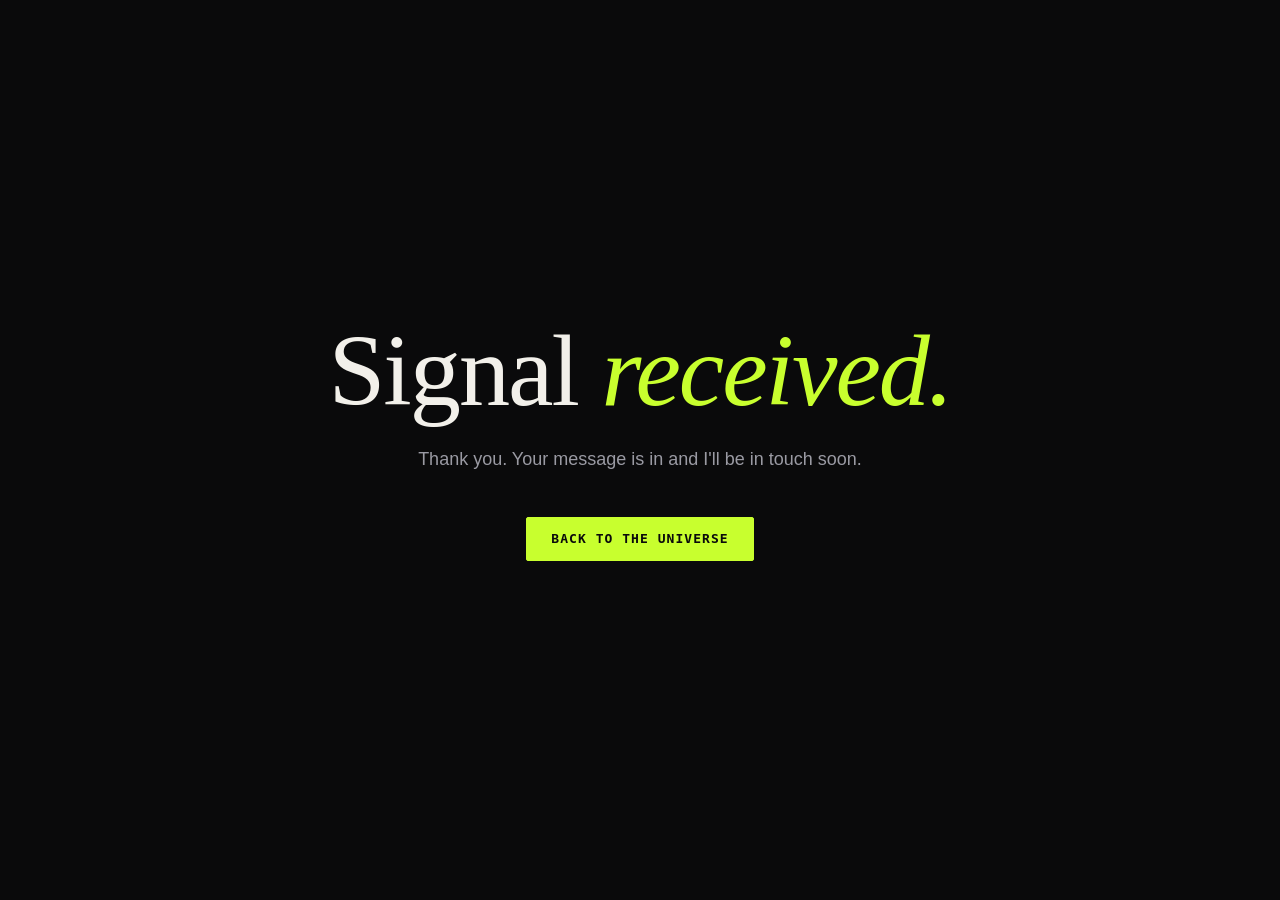
<file: roland-universe-3d/thanks.html>
<!doctype html>
<html lang="en"><head><meta charset="utf-8"><meta name="viewport" content="width=device-width, initial-scale=1">
<title>Signal received — Roland Oosthuizen</title>
<link rel="stylesheet" href="styles.css"></head>
<body><main style="display:grid;min-height:100vh;place-content:center;text-align:center;padding:var(--s-4)">
<h1 class="display" style="font-size:var(--t-display-l)">Signal <em>received.</em></h1>
<p style="margin:var(--s-4) auto;color:var(--ink-3);max-width:28rem">Thank you. Your message is in and I'll be in touch soon.</p>
<p><a class="btn btn--primary" href="/">Back to the universe</a></p>
</main></body></html>
</file>
<file: roland-universe-3d/styles.css>
/* ==========================================================
   Roland Oosthuizen — universe portfolio
   Tokens mirror design.md. Hex values live ONLY in :root.
   ========================================================== */

@property --tint {
  syntax: "<color>";
  inherits: true;
  initial-value: transparent;
}

:root {
  /* ui colour */
  --ink-0: #0a0a0b;
  --ink-1: #111113;
  --ink-2: #2a2a2f;
  --ink-3: #9a9aa3;
  --bone: #f2f0ea;
  --accent: #c8ff2e;

  /* planet colour (illustration only) */
  --sun-hi: #ffd88a;
  --sun-lo: #e0731f;
  --ice-hi: #cdeeea;
  --ice-lo: #2c6b72;
  --rust-hi: #ecb08c;
  --rust-lo: #7a3b25;
  --moss-hi: #d6e7ae;
  --moss-lo: #3d5c2c;
  --haze-hi: #ece6d6;
  --haze-lo: #7d7666;

  --font-display: "Instrument Serif", "Iowan Old Style", Georgia, serif;
  --font-body: "Hanken Grotesk", "Helvetica Neue", sans-serif;
  --font-mono: "JetBrains Mono", ui-monospace, Menlo, monospace;

  --t-13: 0.8125rem;
  --t-15: 0.9375rem;
  --t-16: 1rem;
  --t-18: 1.125rem;
  --t-24: 1.5rem;
  --t-32: 2rem;
  --t-43: 2.6875rem;
  --t-display-m: clamp(2.5rem, 5.4vw, 4.75rem);
  --t-display-l: clamp(3.25rem, 8vw, 7.5rem);

  --s-1: 0.25rem;
  --s-2: 0.5rem;
  --s-3: 1rem;
  --s-4: 1.5rem;
  --s-5: 3rem;
  --s-6: 6rem;
  --s-7: 9rem;

  --bar: 4rem;
  --radius: 2px;
  --ease: cubic-bezier(0.2, 0.7, 0.1, 1);
  --d-1: 200ms;
  --d-2: 600ms;
  --d-3: 1100ms;

  --z-space: 0;
  --z-content: 10;
  --z-hud: 20;
  --z-bar: 30;
  --z-map: 40;
  --z-skip: 50;
}

*,
*::before,
*::after { box-sizing: border-box; }

html { scroll-behavior: smooth; -webkit-text-size-adjust: 100%; }

body {
  margin: 0;
  background: var(--ink-0);
  color: var(--bone);
  font-family: var(--font-body);
  font-size: var(--t-18);
  line-height: 1.65;
  -webkit-font-smoothing: antialiased;
  text-rendering: optimizeLegibility;
}

button { font: inherit; }
img, svg { display: block; max-width: 100%; }
a { color: inherit; text-decoration: none; }
::selection { background: var(--accent); color: var(--ink-0); }
:focus-visible { outline: 2px solid var(--accent); outline-offset: 3px; }

.ico {
  width: 1em; height: 1em; flex: none;
  fill: none; stroke: currentColor; stroke-width: 2;
  stroke-linecap: square; stroke-linejoin: miter;
  vertical-align: -0.125em;
}

.skip {
  position: absolute; left: var(--s-3); top: -4rem; z-index: var(--z-skip);
  background: var(--accent); color: var(--ink-0);
  padding: var(--s-2) var(--s-3);
  font-family: var(--font-mono); font-size: var(--t-13);
}
.skip:focus { top: var(--s-3); }

.mono {
  font-family: var(--font-mono);
  font-size: var(--t-13);
  letter-spacing: 0.08em;
  text-transform: uppercase;
  color: var(--ink-3);
}
.mono b { color: var(--accent); font-weight: 500; }

.display {
  font-family: var(--font-display);
  font-weight: 400;
  letter-spacing: -0.02em;
  line-height: 0.98;
  margin: 0;
}
.display em { font-style: italic; color: var(--accent); }

/* ---------- space layers ---------- */
#space {
  position: fixed; inset: 0;
  width: 100%; height: 100%;
  z-index: var(--z-space);
  pointer-events: none;
}
.nebula {
  position: fixed; inset: 0;
  z-index: var(--z-space);
  pointer-events: none;
  transition: --tint var(--d-3) var(--ease);
  background:
    radial-gradient(48rem 34rem at 82% 26%, color-mix(in srgb, var(--tint) 24%, transparent), transparent 70%),
    radial-gradient(40rem 30rem at 8% 92%, color-mix(in srgb, var(--tint) 12%, transparent), transparent 70%);
}
html[data-sector="launch"] { --tint: var(--ice-lo); }
html[data-sector="home"] { --tint: var(--ice-lo); }
html[data-sector="orka"] { --tint: var(--sun-lo); }
html[data-sector="market"] { --tint: var(--ice-lo); }
html[data-sector="reels"] { --tint: var(--rust-lo); }
html[data-sector="clients"] { --tint: var(--moss-lo); }
html[data-sector="chart"] { --tint: var(--haze-lo); }
html[data-sector="log"] { --tint: var(--sun-lo); }
html[data-sector="signal"] { --tint: var(--moss-lo); }

main { position: relative; z-index: var(--z-content); }

/* ---------- top bar ---------- */
.topbar {
  position: fixed; inset: 0 0 auto 0;
  height: var(--bar);
  z-index: var(--z-bar);
  display: flex; align-items: center; justify-content: space-between;
  gap: var(--s-3);
  padding: 0 var(--s-4);
  background: color-mix(in srgb, var(--ink-0) 78%, transparent);
  backdrop-filter: blur(10px);
  border-bottom: 1px solid var(--ink-2);
}
.topbar__brand {
  white-space: nowrap;
  display: inline-flex; align-items: center; min-height: 2.75rem;
  font-family: var(--font-display); font-size: var(--t-24);
  letter-spacing: -0.02em;
}
.topbar__short { display: none; }
.topbar__actions { display: flex; align-items: center; gap: var(--s-2); }

.btn {
  display: inline-flex; align-items: center; justify-content: center; gap: var(--s-2);
  min-height: 2.75rem;
  padding: var(--s-2) var(--s-4);
  border: 1px solid var(--bone);
  border-radius: var(--radius);
  font-family: var(--font-mono); font-size: var(--t-13);
  letter-spacing: 0.08em; text-transform: uppercase;
  background: transparent; color: var(--bone);
  cursor: pointer;
  transition: transform var(--d-1) var(--ease), box-shadow var(--d-1) var(--ease),
    background var(--d-1) var(--ease), color var(--d-1) var(--ease), border-color var(--d-1) var(--ease);
}
.btn:hover { box-shadow: var(--s-1) var(--s-1) 0 0 var(--accent); transform: translate(calc(var(--s-1) * -1), calc(var(--s-1) * -1)); }
.btn--primary { background: var(--accent); border-color: var(--accent); color: var(--ink-0); font-weight: 600; }
.btn--primary:hover { box-shadow: var(--s-1) var(--s-1) 0 0 var(--bone); }
.btn--ghost { border-color: var(--ink-2); color: var(--bone); }
.btn--ghost:hover { border-color: var(--accent); box-shadow: none; transform: none; color: var(--accent); }
.btn--ghost[aria-pressed="true"] { border-color: var(--accent); color: var(--accent); }
.btn--icon { width: 2.75rem; padding: 0; display: none; }
.btn .arr { transition: transform var(--d-1) var(--ease); display: inline-flex; }
.btn:hover .arr { transform: translateX(var(--s-1)); }
.btn:disabled { opacity: 0.6; cursor: not-allowed; transform: none; box-shadow: none; }

.linkbtn {
  background: none; border: 0; padding: 0;
  color: var(--bone); font: inherit;
  text-decoration: underline; text-decoration-color: var(--accent);
  text-underline-offset: 0.25em;
  cursor: pointer;
  transition: color var(--d-1) var(--ease);
}
.linkbtn:hover { color: var(--accent); }

/* ---------- hud + star map ---------- */
.hud {
  display: flex; gap: var(--s-4); align-items: center; justify-content: center;
  flex: 1; min-width: 0;
  font-family: var(--font-mono); font-size: var(--t-13);
  letter-spacing: 0.08em; text-transform: uppercase;
  color: var(--ink-3); white-space: nowrap;
  pointer-events: none;
}
.hud__sector { color: var(--bone); }

.progress {
  position: fixed; inset: var(--bar) 0 auto 0; height: 2px;
  background: var(--accent);
  transform: scaleX(0); transform-origin: left;
  z-index: var(--z-bar);
}

.map {
  position: fixed; right: var(--s-3); top: 50%;
  transform: translateY(-50%);
  z-index: var(--z-hud);
  display: grid; gap: 0;
}
.map a {
  position: relative;
  display: flex; align-items: center; justify-content: flex-end;
  min-height: 2.75rem; min-width: 2.75rem;
}
.map i {
  display: block; width: 0.5rem; height: 0.5rem;
  border: 1px solid var(--ink-3); border-radius: 50%;
  background: transparent;
  transition: background var(--d-1) var(--ease), border-color var(--d-1) var(--ease), transform var(--d-1) var(--ease);
  margin-right: 1.125rem;
}
.map span {
  position: absolute; right: 2.5rem;
  padding: var(--s-1) var(--s-2);
  background: var(--ink-1); border: 1px solid var(--ink-2); border-radius: var(--radius);
  font-family: var(--font-mono); font-size: var(--t-13);
  letter-spacing: 0.06em; text-transform: uppercase; white-space: nowrap;
  opacity: 0; pointer-events: none;
  transition: opacity var(--d-1) var(--ease);
}
.map a:hover span, .map a:focus-visible span { opacity: 1; }
.map a:hover i, .map a.is-active i { border-color: var(--accent); }
.map a.is-active i { background: var(--accent); transform: scale(1.5); }

/* ---------- stops ---------- */
.stop {
  position: relative;
  padding: var(--s-6) var(--s-5) var(--s-6);
  scroll-margin-top: var(--bar);
}
.wrap, .card, .arrival {
  width: min(70rem, 100%);
  margin-inline: auto;
}

/* hero */
.hero {
  min-height: 100vh;
  display: grid; align-items: center;
  padding-top: calc(var(--bar) + var(--s-5));
  overflow: hidden;
}
.hero .wrap { position: relative; z-index: 1; }
.hero h1 { font-size: var(--t-display-l); margin: var(--s-3) 0 0; }
.line { display: block; overflow: hidden; padding-bottom: 0.08em; }
.line > span { display: block; }
.lead { max-width: 40rem; margin: var(--s-4) 0 var(--s-5); color: var(--ink-3); }
.cta { display: flex; flex-wrap: wrap; gap: var(--s-3); }

.proof {
  display: grid; grid-template-columns: repeat(4, minmax(0, 1fr));
  margin-top: var(--s-5);
  border: 1px solid var(--ink-2); border-radius: var(--radius);
  background: color-mix(in srgb, var(--ink-0) 80%, transparent);
}
.proof > div { padding: var(--s-4) var(--s-3); border-left: 1px solid var(--ink-2); }
.proof > div:first-child { border-left: 0; }
.proof b {
  display: block; font-family: var(--font-display); font-weight: 400;
  font-size: var(--t-43); line-height: 1; color: var(--accent);
  font-variant-numeric: tabular-nums;
}
.proof span { display: block; margin-top: var(--s-2); font-size: var(--t-13); line-height: 1.4; color: var(--ink-3); }

/* arrival (planet + title) */
.arrival {
  position: relative;
  min-height: 100vh; padding-top: var(--bar);
  display: grid; grid-template-columns: minmax(0, 1fr) minmax(0, 1fr);
  align-items: center; gap: var(--s-5);
}
.arrival__text h2 { font-size: var(--t-display-m); margin-top: var(--s-2); max-width: 36rem; }
.stop--right .arrival__text { order: 2; }
.stop--right .planet { order: 1; }

.planet {
  position: relative;
  justify-self: center; align-self: center;
  width: min(100%, 28rem); height: min(28rem, 62vh);
  padding: 0; background: none; border: 0; color: inherit; appearance: none; -webkit-appearance: none;
  border-radius: 50%;
  cursor: pointer;
  -webkit-tap-highlight-color: transparent;
}
.planet:focus-visible { outline-offset: -0.5rem; }

/* flights: scroll distance between planets, with the only moving scene */
.flight { position: relative; height: 230vh; pointer-events: none; }
.flight__label {
  position: sticky; top: calc(100vh - 9.5rem);
  display: flex; align-items: center; gap: var(--s-3);
  width: min(70rem, 100%); margin-inline: auto; padding: 0 var(--s-5);
  opacity: calc(var(--fp, 0) * 6); 
}
.flight__label b { font-family: var(--font-display); font-weight: 400; font-size: var(--t-24); letter-spacing: -0.01em; }
.flight__bar { flex: 1; max-width: 16rem; height: 1px; background: var(--ink-2); position: relative; }
.flight__bar::after { content: ""; position: absolute; inset: 0; background: var(--accent); transform-origin: left; transform: scaleX(var(--fp, 0)); }
.no-webgl .flight, .plain .flight { display: none; }

.bubble {
  position: absolute; left: 50%; bottom: 100%;
  width: max-content; max-width: 16rem;
  transform: translate(-50%, var(--s-2));
  padding: var(--s-2) var(--s-3);
  background: var(--bone); color: var(--ink-0);
  border-radius: var(--radius);
  font-family: var(--font-body); font-size: var(--t-15); line-height: 1.4; text-align: left;
  opacity: 0; pointer-events: none;
  transition: opacity var(--d-1) var(--ease), transform var(--d-1) var(--ease);
}
.bubble:empty { display: none; }
.planet.is-talking .bubble { opacity: 1; transform: translate(-50%, 0); }

/* planet illustration styling */
.st-sun-hi { stop-color: var(--sun-hi); } .st-sun-lo { stop-color: var(--sun-lo); }
.st-ice-hi { stop-color: var(--ice-hi); } .st-ice-lo { stop-color: var(--ice-lo); }
.st-rust-hi { stop-color: var(--rust-hi); } .st-rust-lo { stop-color: var(--rust-lo); }
.st-moss-hi { stop-color: var(--moss-hi); } .st-moss-lo { stop-color: var(--moss-lo); }
.st-haze-hi { stop-color: var(--haze-hi); } .st-haze-lo { stop-color: var(--haze-lo); }

.land { fill: var(--moss-lo); opacity: 0.85; }
.cloud { fill: none; stroke: var(--ice-hi); stroke-width: 3; stroke-linecap: round; opacity: 0.6; }
.corona { fill: none; stroke: var(--sun-lo); stroke-width: 1; stroke-dasharray: 2 5; opacity: 0.7; }
.rays line { stroke: var(--sun-hi); stroke-width: 2.5; stroke-linecap: round; }
.ring { fill: none; stroke: var(--ice-hi); stroke-width: 5; opacity: 0.85; }
.ring--back { opacity: 0.4; }
.band { fill: none; stroke: var(--ice-lo); stroke-width: 3; stroke-linecap: round; opacity: 0.55; }
.orbit { fill: none; stroke: var(--ink-3); stroke-width: 1; stroke-dasharray: 3 5; opacity: 0.7; }
.crater { fill: var(--rust-lo); opacity: 0.55; }
.station .body { fill: var(--bone); }
.station .panel-sol { fill: var(--ice-lo); stroke: var(--ice-hi); stroke-width: 1; }
.station .dish { fill: none; stroke: var(--bone); stroke-width: 1.5; }
.link { fill: none; stroke: var(--ink-3); stroke-width: 1; opacity: 0.8; }
.star { fill: var(--bone); }
.star--key { fill: var(--accent); }
.beacon { fill: var(--accent); }
.ping { fill: none; stroke: var(--accent); stroke-width: 1.5; transform-origin: 100px 100px; opacity: 0; }
.in .ping, .no-js .ping { animation: ping 3.2s var(--ease) 2 both; }
.ping--2 { animation-delay: 1s !important; }
.ping--3 { animation-delay: 2s !important; }
@keyframes ping {
  0% { transform: scale(0.3); opacity: 0.9; }
  100% { transform: scale(3); opacity: 0; }
}

/* ---------- cards ---------- */
.card {
  position: relative;
  padding: var(--s-5);
  background: color-mix(in srgb, var(--ink-1) 94%, transparent);
  border: 1px solid var(--ink-2);
  border-radius: var(--radius);
}
.card--wide { width: min(74rem, 100%); }
.card__title { font-family: var(--font-display); font-weight: 400; font-size: var(--t-32); line-height: 1.1; margin: 0 0 var(--s-3); }
.card__intro { max-width: 42rem; margin: 0 0 var(--s-5); color: var(--ink-3); }

.about { display: grid; grid-template-columns: minmax(0, 4fr) minmax(0, 7fr); gap: var(--s-5); }
.about__text p { margin: 0 0 var(--s-3); color: var(--ink-3); font-size: var(--t-16); max-width: 38rem; }
.photo { margin: 0; aspect-ratio: 4 / 5; position: relative; border: 1px solid var(--ink-2); border-radius: var(--radius); overflow: hidden; background: var(--ink-0); }
.photo img { position: absolute; inset: 0; width: 100%; height: 100%; object-fit: cover; }
.photo img[hidden] { display: none; }
.photo__ph { position: absolute; inset: 0; display: grid; place-content: center; justify-items: center; gap: var(--s-3); }
.photo__ph svg { width: 40%; fill: none; stroke: var(--ink-3); stroke-width: 2; }
.fact { display: grid; gap: var(--s-3); margin-top: var(--s-4); justify-items: start; }
.fact__text { margin: 0; min-height: 3.5rem; color: var(--bone) !important; font-family: var(--font-display); font-size: var(--t-24) !important; line-height: 1.2; }
.now { margin-top: var(--s-5); padding-top: var(--s-4); border-top: 1px solid var(--ink-2); }
.now h3 { margin: 0 0 var(--s-3); }

.grid2 { display: grid; grid-template-columns: repeat(2, minmax(0, 1fr)); border-top: 1px solid var(--ink-2); border-left: 1px solid var(--ink-2); }
.cell { padding: var(--s-4); border-right: 1px solid var(--ink-2); border-bottom: 1px solid var(--ink-2); transition: background var(--d-1) var(--ease), box-shadow var(--d-1) var(--ease); }
.cell:hover { background: var(--ink-0); box-shadow: inset 0 2px 0 0 var(--accent); }
.cell .mono { display: block; margin-bottom: var(--s-3); }
.cell h3 { font-family: var(--font-display); font-weight: 400; font-size: var(--t-24); line-height: 1.15; margin: 0 0 var(--s-2); }
.cell p { margin: 0; font-size: var(--t-16); color: var(--ink-3); }

.project__head { display: flex; flex-wrap: wrap; align-items: center; justify-content: space-between; gap: var(--s-3); margin-bottom: var(--s-4); }
.project__cols { display: grid; grid-template-columns: minmax(0, 5fr) minmax(0, 6fr); gap: var(--s-5); }
.panel { align-self: start; position: sticky; top: calc(var(--bar) + var(--s-4)); border: 1px solid var(--ink-2); border-radius: var(--radius); background: var(--ink-0); padding: var(--s-4); }
.panel__cap { display: flex; justify-content: space-between; gap: var(--s-3); margin-bottom: var(--s-3); }

.tags { list-style: none; margin: 0; padding: 0; display: flex; flex-wrap: wrap; gap: var(--s-2); }
.tags li { padding: var(--s-1) var(--s-2); border: 1px solid var(--ink-2); border-radius: var(--radius); font-family: var(--font-mono); font-size: var(--t-13); color: var(--ink-3); }

.story { display: grid; gap: var(--s-3); margin: 0; }
.story dt { margin-bottom: var(--s-1); }
.story dd { margin: 0; font-size: var(--t-16); color: var(--ink-3); }
.story dd strong, .points strong { color: var(--bone); font-weight: 500; }
.points { list-style: none; margin: 0; padding: 0; display: grid; gap: var(--s-2); font-size: var(--t-16); color: var(--ink-3); }
.points li { position: relative; padding-left: var(--s-4); }
.points li::before { content: ""; position: absolute; left: 0; top: 0.85em; width: var(--s-3); height: 1px; background: var(--accent); }

.tlink {
  display: inline-flex; align-items: center; gap: var(--s-2);
  min-height: 2.75rem;
  font-family: var(--font-mono); font-size: var(--t-13);
  letter-spacing: 0.08em; text-transform: uppercase;
  text-decoration: underline; text-decoration-color: var(--bone); text-underline-offset: 0.5em;
  transition: color var(--d-1) var(--ease), text-decoration-color var(--d-1) var(--ease);
}
.tlink:hover { color: var(--accent); text-decoration-color: var(--accent); }

/* walk-forward */
.wf { width: 100%; height: auto; }
.wf .train { fill: color-mix(in srgb, var(--ink-3) 45%, transparent); }
.wf .test { fill: var(--bone); }
.wf .held { fill: none; stroke: var(--accent); stroke-width: 1.5; stroke-dasharray: 4 4; }
.wf .held-fill { fill: color-mix(in srgb, var(--accent) 14%, transparent); }
.wf text { font-family: var(--font-mono); font-size: 13px; fill: var(--ink-3); letter-spacing: 0.06em; }
.wf .key-train { fill: color-mix(in srgb, var(--ink-3) 45%, transparent); }
.wf .key-test { fill: var(--bone); }
.wf .end { text-anchor: end; }
.wf .accent-text { fill: var(--accent); }
.wf .bar { transform-box: fill-box; transform-origin: left center; transform: scaleX(0); transition: transform var(--d-3) var(--ease); transition-delay: calc(var(--i, 0) * 120ms); }
.in .wf .bar, .no-js .wf .bar { transform: scaleX(1); }
.gate { display: grid; grid-template-columns: repeat(3, minmax(0, 1fr)); gap: var(--s-2); margin-top: var(--s-3); }
.gate div { border: 1px solid var(--ink-2); border-radius: var(--radius); padding: var(--s-2) var(--s-3); font-family: var(--font-mono); font-size: var(--t-13); color: var(--ink-3); line-height: 1.4; }
.gate b { display: block; color: var(--bone); font-weight: 500; }

/* pipeline */
.pipe { list-style: none; margin: 0; padding: 0; position: relative; counter-reset: step; }
.pipe::before { content: ""; position: absolute; left: 0.875rem; top: var(--s-3); bottom: var(--s-3); width: 1px; background: var(--accent); transform: scaleY(0); transform-origin: top; transition: transform var(--d-3) var(--ease); }
.in .pipe::before, .no-js .pipe::before { transform: scaleY(1); }
.pipe li { position: relative; counter-increment: step; display: grid; grid-template-columns: var(--s-5) 1fr; padding: var(--s-2) 0; align-items: baseline; }
.pipe li::before { content: counter(step); width: 1.75rem; height: 1.75rem; display: grid; place-items: center; background: var(--ink-0); border: 1px solid var(--accent); border-radius: 50%; font-family: var(--font-mono); font-size: var(--t-13); color: var(--accent); position: relative; z-index: 1; }
.pipe b { display: block; font-weight: 500; font-size: var(--t-16); }
.pipe small { display: block; font-size: var(--t-15); color: var(--ink-3); line-height: 1.45; }

/* client sites */
.sites { border-top: 1px solid var(--ink-2); }
.site { display: grid; grid-template-columns: minmax(0, 1fr) auto; gap: var(--s-4); align-items: baseline; margin-inline: calc(var(--s-3) * -1); padding: var(--s-4) var(--s-3); border-bottom: 1px solid var(--ink-2); transition: background var(--d-1) var(--ease), box-shadow var(--d-1) var(--ease); }
a.site { cursor: pointer; }
a.site:hover { background: var(--ink-0); box-shadow: inset 2px 0 0 0 var(--accent); }
a.site:hover h4 { color: var(--accent); }
.site h4 { font-family: var(--font-display); font-weight: 400; font-size: var(--t-32); line-height: 1.1; margin: 0 0 var(--s-1); transition: color var(--d-1) var(--ease); }
.site p { margin: 0; font-size: var(--t-16); color: var(--ink-3); max-width: 38rem; }
.site .go { color: var(--accent); }

/* stack */
.stack { display: grid; grid-template-columns: repeat(2, minmax(0, 1fr)); gap: var(--s-5); }
.stack h3 { margin: 0 0 var(--s-3); padding-bottom: var(--s-2); border-bottom: 1px solid var(--ink-2); }
.stack ul { list-style: none; margin: 0; padding: 0; display: flex; flex-wrap: wrap; gap: var(--s-2); }
.stack li { padding: var(--s-1) var(--s-3); border: 1px solid var(--ink-2); border-radius: var(--radius); font-size: var(--t-15); transition: border-color var(--d-1) var(--ease), color var(--d-1) var(--ease); }
.stack li:hover { border-color: var(--accent); color: var(--accent); }

/* path */
.row { display: grid; grid-template-columns: 11rem minmax(0, 1fr); gap: var(--s-4); padding: var(--s-4) 0; border-top: 1px solid var(--ink-2); }
.row:first-child { border-top: 0; padding-top: 0; }
.row h3 { font-family: var(--font-display); font-weight: 400; font-size: var(--t-32); line-height: 1.1; margin: 0 0 var(--s-1); }
.row .org { margin: 0 0 var(--s-3); color: var(--ink-3); font-size: var(--t-15); }
.quiet { margin: 0; font-size: var(--t-16); color: var(--ink-3); }

/* contact */
.contact__grid { display: grid; grid-template-columns: minmax(0, 5fr) minmax(0, 6fr); gap: var(--s-5); }
.direct { display: grid; gap: var(--s-3); align-content: start; }
.direct a.big { display: inline-block; min-height: 2.75rem; font-family: var(--font-display); font-size: var(--t-24); line-height: 1.1; border-bottom: 1px solid var(--ink-2); padding-bottom: var(--s-2); overflow-wrap: anywhere; transition: color var(--d-1) var(--ease), border-color var(--d-1) var(--ease); }
.direct a.big:hover { color: var(--accent); border-color: var(--accent); }
.inline { display: flex; gap: var(--s-4); }
.form { display: grid; gap: var(--s-3); }
.field { display: grid; gap: var(--s-1); }
.field input, .field textarea { width: 100%; background: transparent; border: 0; border-bottom: 1px solid var(--ink-2); border-radius: 0; padding: var(--s-2) 0; color: var(--bone); font: inherit; font-size: var(--t-18); transition: border-color var(--d-1) var(--ease); }
.field textarea { min-height: 8rem; resize: vertical; }
.field input:focus, .field textarea:focus { outline: 0; border-color: var(--accent); }
.hp { position: absolute; left: -9999px; }
.form__msg { min-height: 3rem; margin: 0; font-size: var(--t-16); color: var(--accent); }
.form__msg.is-error { color: var(--bone); }
.form__msg a { text-decoration: underline; text-underline-offset: 0.25em; }
.foot { display: flex; flex-wrap: wrap; justify-content: space-between; gap: var(--s-3); width: min(74rem, 100%); margin: var(--s-6) auto 0; padding-top: var(--s-4); border-top: 1px solid var(--ink-2); }
.stop--last { padding-bottom: var(--s-5); }

/* ---------- reveal motion ---------- */
.js .reveal { opacity: 0; transform: translateY(var(--s-4)); transition: opacity var(--d-2) var(--ease), transform var(--d-2) var(--ease); transition-delay: calc(var(--i, 0) * 80ms); }
.js .reveal.in { opacity: 1; transform: none; }
.js .line > span { transform: translateY(110%); transition: transform var(--d-3) var(--ease); transition-delay: calc(var(--i, 0) * 120ms + 150ms); }
.js .hero.in .line > span { transform: none; }

/* ---------- quick-read (plain) view ---------- */
.plain #space, .plain .nebula, .plain .flight, .plain .planet, .plain .hud, .plain .map, .plain .progress { display: none !important; }
.plain .stop { padding: var(--s-5) var(--s-4) var(--s-4); min-height: 0; }
.plain .hero { min-height: 0; padding-top: calc(var(--bar) + var(--s-5)); }
.plain .arrival { min-height: 0; padding-top: 0; display: block; padding-bottom: var(--s-3); }
.plain .arrival__text h2 { font-size: var(--t-display-m); }
.plain .card { background: var(--ink-1); }
.plain .panel { position: static; }
.plain .js .reveal, .plain .reveal { opacity: 1; transform: none; }

/* ---------- responsive ---------- */
@media (max-width: 1180px) {
  .project__cols, .contact__grid, .about { grid-template-columns: minmax(0, 1fr); }
  .panel { position: static; }
  .photo { max-width: 20rem; }
}

@media (max-width: 1100px) {
  .hud { display: none; }
}

@media (max-width: 900px) {
  :root { --bar: 3.75rem; }
  .topbar { padding: 0 var(--s-3); }
  .topbar__full, .topbar__cv { display: none; }
  .topbar__short { display: inline; }
  .btn--icon { display: inline-flex; }
  .stop { padding: var(--s-5) var(--s-3); }
  .hero { padding-top: calc(var(--bar) + var(--s-4)); }
  .arrival { grid-template-columns: minmax(0, 1fr); min-height: 100svh; grid-template-rows: 1fr auto; gap: var(--s-4); padding-bottom: var(--s-5); }
  .arrival .planet { order: 0; width: 100%; height: 100%; min-height: 12rem; }
  .arrival__text { order: 1; }
  .flight__label { padding: 0 var(--s-3); top: calc(100vh - 8rem); }
  .flight__label .mono { display: none; }
  .flight__label b { font-size: var(--t-18, 1.125rem); white-space: nowrap; }
  .stop--right .arrival__text { order: 1; } .stop--right .planet { order: 0; }
  .card { padding: var(--s-4); }
  .proof { grid-template-columns: repeat(2, minmax(0, 1fr)); }
  .proof > div:nth-child(3) { border-left: 0; }
  .proof > div:nth-child(n + 3) { border-top: 1px solid var(--ink-2); }
  .grid2, .stack { grid-template-columns: minmax(0, 1fr); }
  .row { grid-template-columns: minmax(0, 1fr); gap: var(--s-2); }
  .gate { grid-template-columns: minmax(0, 1fr); }
  .site { grid-template-columns: minmax(0, 1fr); gap: var(--s-2); }


  /* star map becomes a full overlay */
  .map {
    inset: var(--bar) 0 0 0; transform: none;
    display: none; align-content: start; gap: 0;
    padding: var(--s-3);
    background: var(--ink-0);
    z-index: var(--z-map);
  }
  .map.is-open { display: grid; }
  .map a { justify-content: flex-start; border-bottom: 1px solid var(--ink-2); min-height: 3.5rem; }
  .map i { margin: 0 var(--s-3) 0 0; }
  .map span { position: static; opacity: 1; background: none; border: 0; padding: 0; font-size: var(--t-15); color: var(--bone); }
}

@media (max-width: 520px) {
  .topbar__actions .btn--primary { display: none; }
}

@media (prefers-reduced-motion: reduce) {
  html { scroll-behavior: auto; }
  *, *::before, *::after { animation: none !important; transition: none !important; }
  .js .reveal, .js .line > span { opacity: 1; transform: none; }
  .wf .bar, .pipe::before { transform: none; }
  .ping { opacity: 0.4; }
}

/* the cards sit over a parked planet, so keep them readable */
.has-3d:not(.plain) .card { background: color-mix(in srgb, var(--ink-0) 90%, transparent); backdrop-filter: blur(6px); }
.has-3d:not(.plain) .hero .wrap { text-shadow: 0 0 2rem var(--ink-0); }
@media (prefers-reduced-motion: reduce) { .flight__label { opacity: 1; } }
</file>
